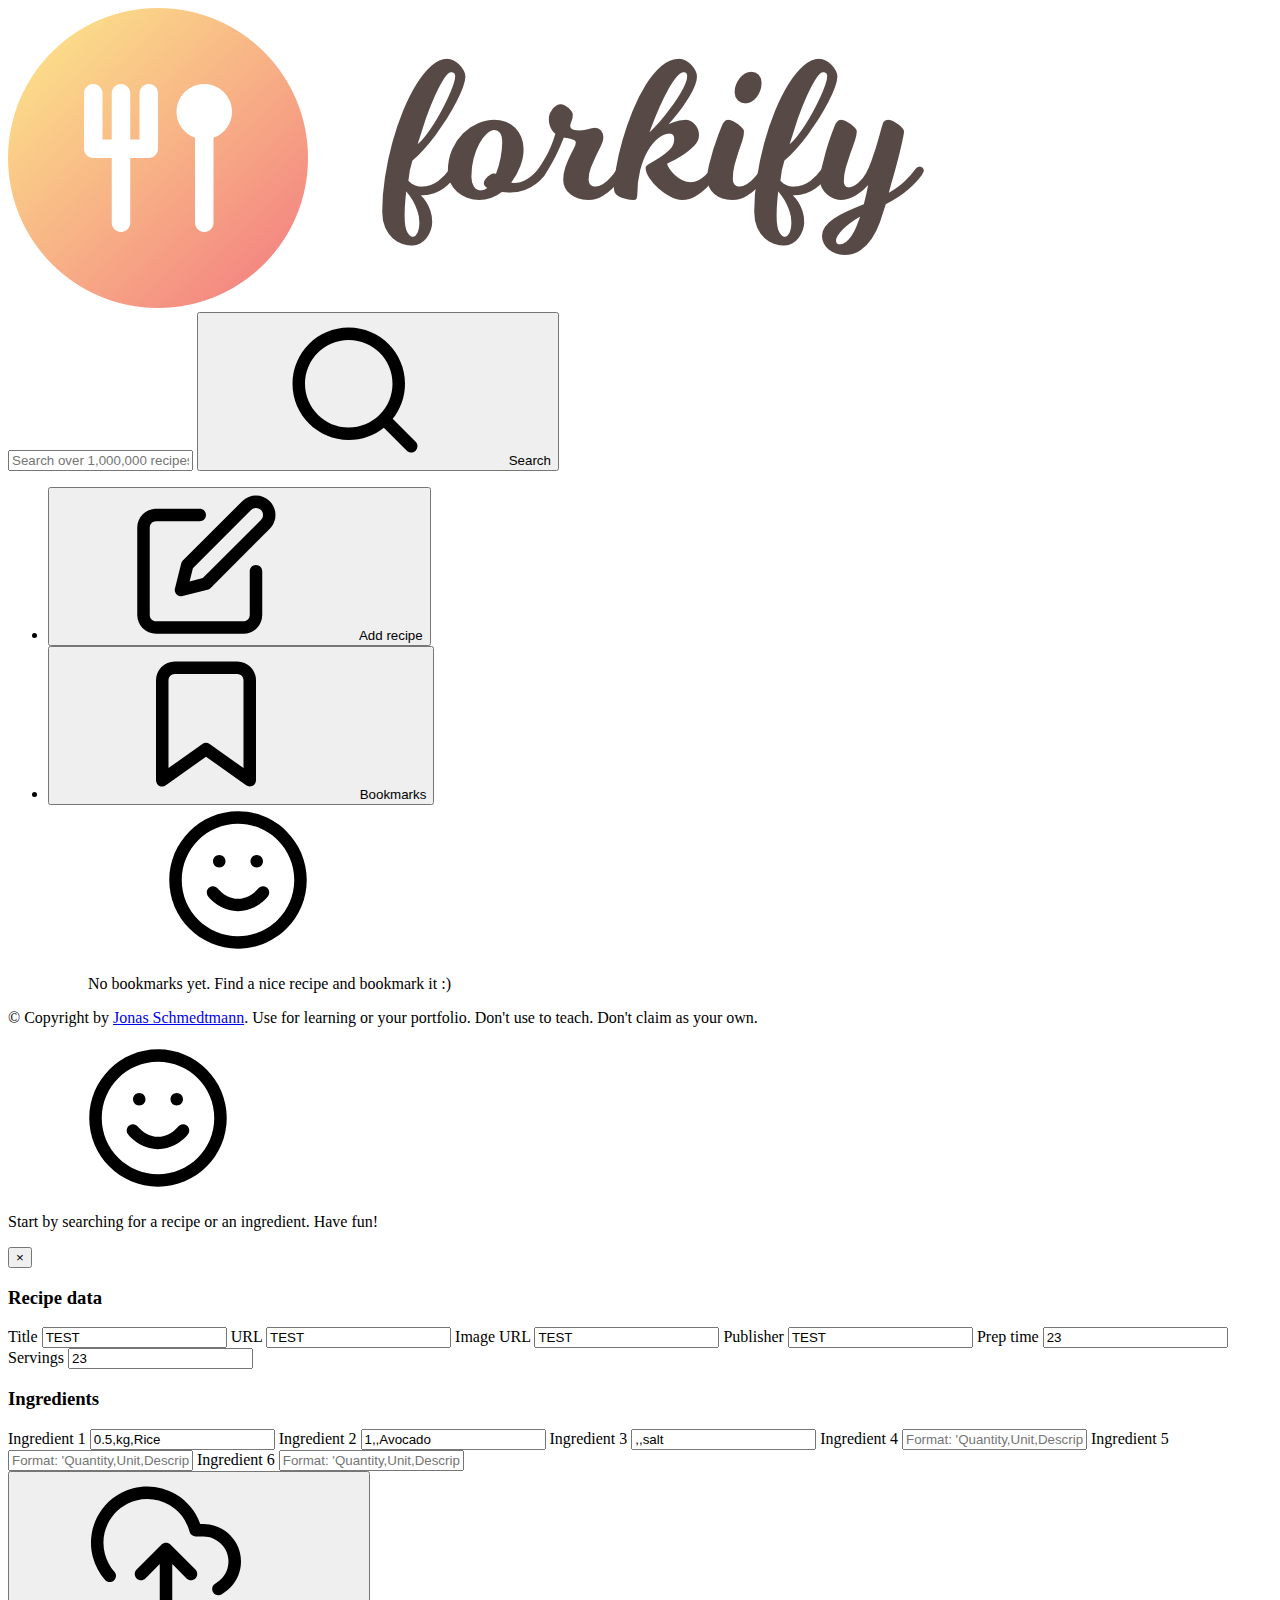
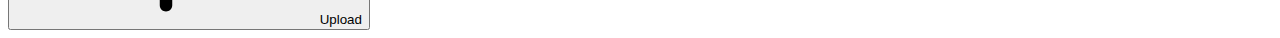
<file: 10_Forkify_Project/index.html>
<!DOCTYPE html>
<html lang="en">
  <head>
    <meta charset="UTF-8" />
    <meta name="viewport" content="width=device-width, initial-scale=1.0" />
    <meta http-equiv="X-UA-Compatible" content="ie=edge" />
    <link
      href="https://fonts.googleapis.com/css?family=Nunito+Sans:400,600,700"
      rel="stylesheet"
    />
    <link rel="shortcut icon" href="src/img/favicon.png" type="image/x-icon" />

    <link rel="stylesheet" href="src/sass/main.scss" />
    <script defer src="src/js/controller.js"></script>

    <title>forkify // Search over 1,000,000 recipes</title>
  </head>

  <body>
    <div class="container">
      <header class="header">
        <img src="src/img/logo.png" alt="Logo" class="header__logo" />
        <form class="search">
          <input
            type="text"
            class="search__field"
            placeholder="Search over 1,000,000 recipes..."
          />
          <button class="btn search__btn">
            <svg class="search__icon">
              <use href="src/img/icons.svg#icon-search"></use>
            </svg>
            <span>Search</span>
          </button>
        </form>

        <nav class="nav">
          <ul class="nav__list">
            <li class="nav__item">
              <button class="nav__btn nav__btn--add-recipe">
                <svg class="nav__icon">
                  <use href="src/img/icons.svg#icon-edit"></use>
                </svg>
                <span>Add recipe</span>
              </button>
            </li>
            <li class="nav__item">
              <button class="nav__btn nav__btn--bookmarks">
                <svg class="nav__icon">
                  <use href="src/img/icons.svg#icon-bookmark"></use>
                </svg>
                <span>Bookmarks</span>
              </button>
              <div class="bookmarks">
                <ul class="bookmarks__list">
                  <div class="message">
                    <div>
                      <svg>
                        <use href="src/img/icons.svg#icon-smile"></use>
                      </svg>
                    </div>
                    <p>
                      No bookmarks yet. Find a nice recipe and bookmark it :)
                    </p>
                  </div>

                  <!-- <li class="preview">
                    <a class="preview__link" href="#23456">
                      <figure class="preview__fig">
                        <img src="src/img/test-1.jpg" alt="Test" />
                      </figure>
                      <div class="preview__data">
                        <h4 class="preview__name">
                          Pasta with Tomato Cream ...
                        </h4>
                        <p class="preview__publisher">The Pioneer Woman</p>
                      </div>
                    </a>
                  </li> -->
                </ul>
              </div>
            </li>
          </ul>
        </nav>
      </header>

      <div class="search-results">
        <ul class="results">
          <!-- 
          <li class="preview">
            <a class="preview__link preview__link--active" href="#23456">
              <figure class="preview__fig">
                <img src="src/img/test-1.jpg" alt="Test" />
              </figure>
              <div class="preview__data">
                <h4 class="preview__title">Pasta with Tomato Cream ...</h4>
                <p class="preview__publisher">The Pioneer Woman</p>
                <div class="preview__user-generated">
                  <svg>
                    <use href="src/img/icons.svg#icon-user"></use>
                  </svg>
                </div>
              </div>
            </a>
          </li>
           -->
        </ul>

        <div class="pagination">
          <!-- <button class="btn--inline pagination__btn--prev">
            <svg class="search__icon">
              <use href="src/img/icons.svg#icon-arrow-left"></use>
            </svg>
            <span>Page 1</span>
          </button>
          <button class="btn--inline pagination__btn--next">
            <span>Page 3</span>
            <svg class="search__icon">
              <use href="src/img/icons.svg#icon-arrow-right"></use>
            </svg>
          </button> -->
        </div>

        <p class="copyright">
          &copy; Copyright by
          <a
            class="twitter-link"
            target="_blank"
            href="https://twitter.com/jonasschmedtman"
            >Jonas Schmedtmann</a
          >. Use for learning or your portfolio. Don't use to teach. Don't claim
          as your own.
        </p>
      </div>

      <div class="recipe">
        <div class="message">
          <div>
            <svg>
              <use href="src/img/icons.svg#icon-smile"></use>
            </svg>
          </div>
          <p>Start by searching for a recipe or an ingredient. Have fun!</p>
        </div>

        <!-- <div class="spinner">
          <svg>
            <use href="src/img/icons.svg#icon-loader"></use>
          </svg>
        </div> -->

        <!-- <div class="error">
            <div>
              <svg>
                <use href="src/img/icons.svg#icon-alert-triangle"></use>
              </svg>
            </div>
            <p>No recipes found for your query. Please try again!</p>
          </div> -->

        <!--
        <figure class="recipe__fig">
          <img src="src/img/test-1.jpg" alt="Tomato" class="recipe__img" />
          <h1 class="recipe__title">
            <span>Pasta with tomato cream sauce</span>
          </h1>
        </figure>

        <div class="recipe__details">
          <div class="recipe__info">
            <svg class="recipe__info-icon">
              <use href="src/img/icons.svg#icon-clock"></use>
            </svg>
            <span class="recipe__info-data recipe__info-data--minutes">45</span>
            <span class="recipe__info-text">minutes</span>
          </div>
          <div class="recipe__info">
            <svg class="recipe__info-icon">
              <use href="src/img/icons.svg#icon-users"></use>
            </svg>
            <span class="recipe__info-data recipe__info-data--people">4</span>
            <span class="recipe__info-text">servings</span>

            <div class="recipe__info-buttons">
              <button class="btn--tiny btn--increase-servings">
                <svg>
                  <use href="src/img/icons.svg#icon-minus-circle"></use>
                </svg>
              </button>
              <button class="btn--tiny btn--increase-servings">
                <svg>
                  <use href="src/img/icons.svg#icon-plus-circle"></use>
                </svg>
              </button>
            </div>
          </div>

          <div class="recipe__user-generated">
            <svg>
              <use href="src/img/icons.svg#icon-user"></use>
            </svg>
          </div>
          <button class="btn--round">
            <svg class="">
              <use href="src/img/icons.svg#icon-bookmark-fill"></use>
            </svg>
          </button>
        </div>

        <div class="recipe__ingredients">
          <h2 class="heading--2">Recipe ingredients</h2>
          <ul class="recipe__ingredient-list">
            <li class="recipe__ingredient">
              <svg class="recipe__icon">
                <use href="src/img/icons.svg#icon-check"></use>
              </svg>
              <div class="recipe__quantity">1000</div>
              <div class="recipe__description">
                <span class="recipe__unit">g</span>
                pasta
              </div>
            </li>

            <li class="recipe__ingredient">
              <svg class="recipe__icon">
                <use href="src/img/icons.svg#icon-check"></use>
              </svg>
              <div class="recipe__quantity">0.5</div>
              <div class="recipe__description">
                <span class="recipe__unit">cup</span>
                ricotta cheese
              </div>
            </li>
          </ul>
        </div>

        <div class="recipe__directions">
          <h2 class="heading--2">How to cook it</h2>
          <p class="recipe__directions-text">
            This recipe was carefully designed and tested by
            <span class="recipe__publisher">The Pioneer Woman</span>. Please check out
            directions at their website.
          </p>
          <a
            class="btn--small recipe__btn"
            href="http://thepioneerwoman.com/cooking/pasta-with-tomato-cream-sauce/"
            target="_blank"
          >
            <span>Directions</span>
            <svg class="search__icon">
              <use href="src/img/icons.svg#icon-arrow-right"></use>
            </svg>
          </a>
        </div>
        -->
      </div>
    </div>

    <div class="overlay hidden"></div>
    <div class="add-recipe-window hidden">
      <button class="btn--close-modal">&times;</button>
      <form class="upload">
        <div class="upload__column">
          <h3 class="upload__heading">Recipe data</h3>
          <label>Title</label>
          <input value="TEST" required name="title" type="text" />
          <label>URL</label>
          <input value="TEST" required name="sourceUrl" type="text" />
          <label>Image URL</label>
          <input value="TEST" required name="image" type="text" />
          <label>Publisher</label>
          <input value="TEST" required name="publisher" type="text" />
          <label>Prep time</label>
          <input value="23" required name="cookingTime" type="number" />
          <label>Servings</label>
          <input value="23" required name="servings" type="number" />
        </div>

        <div class="upload__column">
          <h3 class="upload__heading">Ingredients</h3>
          <label>Ingredient 1</label>
          <input
            value="0.5,kg,Rice"
            type="text"
            required
            name="ingredient-1"
            placeholder="Format: 'Quantity,Unit,Description'"
          />
          <label>Ingredient 2</label>
          <input
            value="1,,Avocado"
            type="text"
            name="ingredient-2"
            placeholder="Format: 'Quantity,Unit,Description'"
          />
          <label>Ingredient 3</label>
          <input
            value=",,salt"
            type="text"
            name="ingredient-3"
            placeholder="Format: 'Quantity,Unit,Description'"
          />
          <label>Ingredient 4</label>
          <input
            type="text"
            name="ingredient-4"
            placeholder="Format: 'Quantity,Unit,Description'"
          />
          <label>Ingredient 5</label>
          <input
            type="text"
            name="ingredient-5"
            placeholder="Format: 'Quantity,Unit,Description'"
          />
          <label>Ingredient 6</label>
          <input
            type="text"
            name="ingredient-6"
            placeholder="Format: 'Quantity,Unit,Description'"
          />
        </div>

        <button class="btn upload__btn">
          <svg>
            <use href="src/img/icons.svg#icon-upload-cloud"></use>
          </svg>
          <span>Upload</span>
        </button>
      </form>
    </div>
  </body>
</html>
</file>
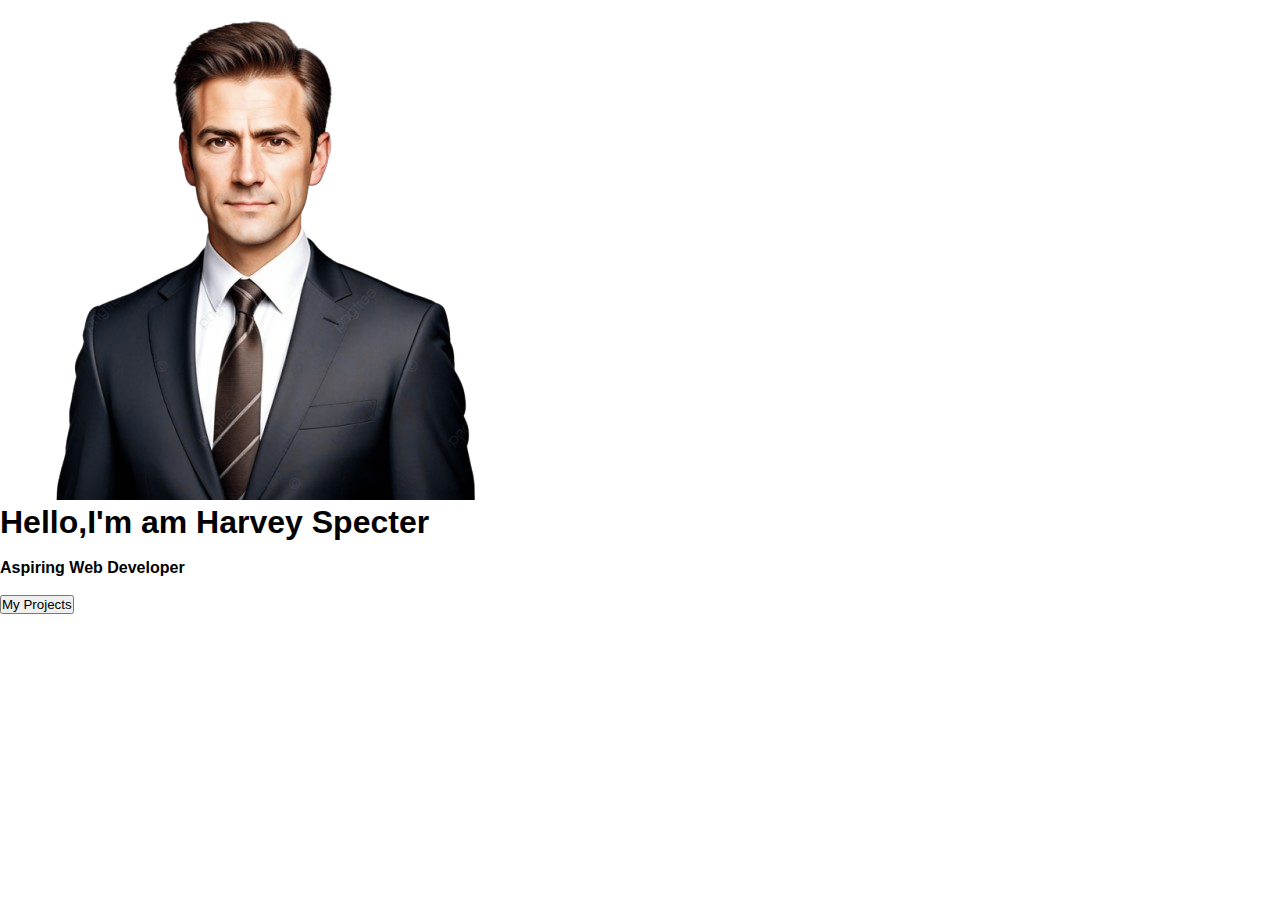
<file: 1_Personal_Webpage/index.html>
<!DOCTYPE html>
<html lang="en">
<head>
    <meta charset="UTF-8">
    <meta name="viewport" content="width=device-width, initial-scale=1.0">
    <title>Personal Webpage</title>
    <link rel="stylesheet" href="style.css">
</head>
<body>
    <header>
        <img src="profile-removebg-preview.png" class="image" alt="Harvey Specter">
        <h1>Hello,<strong>I'm am Harvey Specter</strong></h1><br>
        <h4>Aspiring Web Developer</h4><br>
        <button class="my-project-button">My Projects</button>
    </header>
    <main>

    </main>
    <footer>

    </footer>
</body>
</html>
</file>
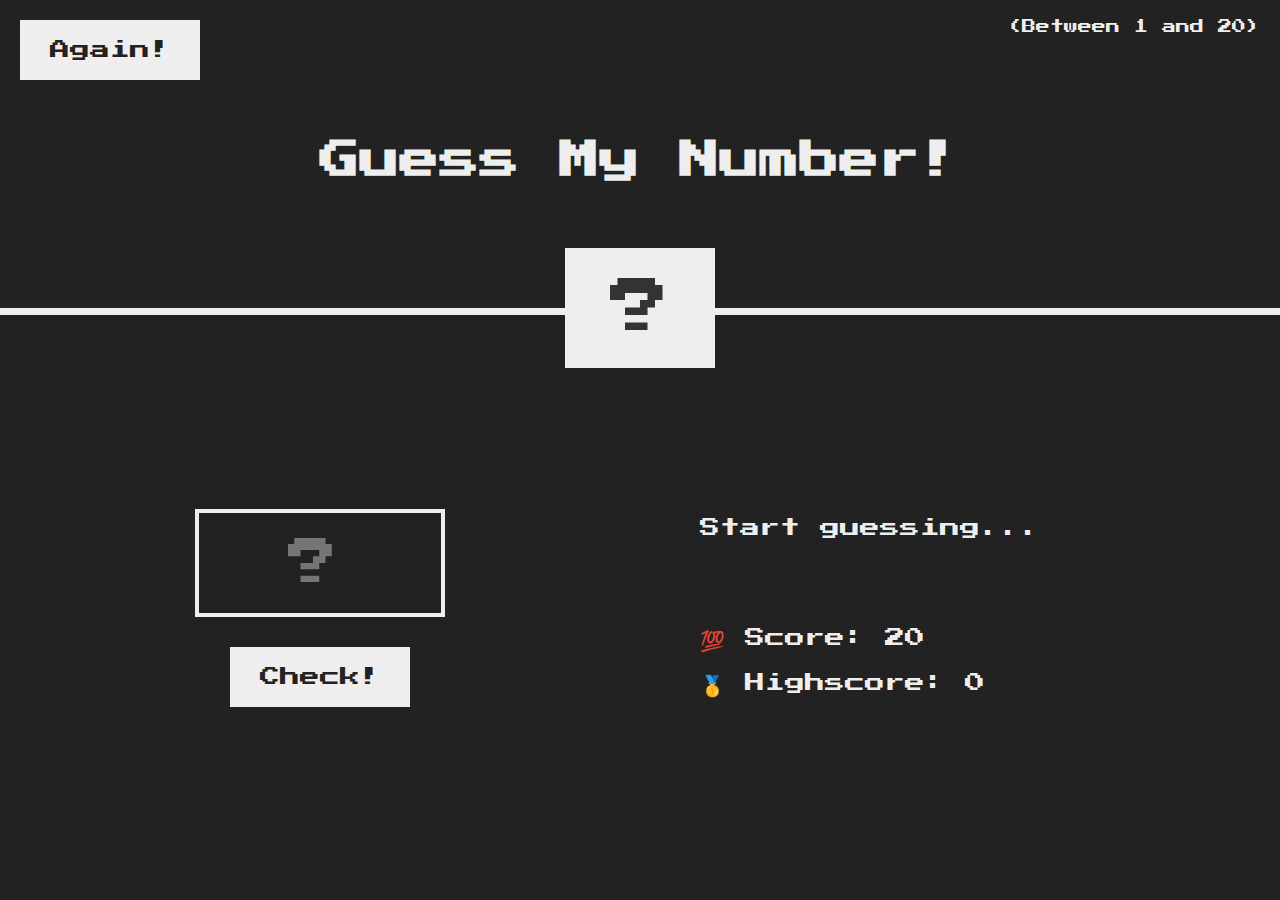
<file: 3_Retro_GuessMyName/index.html>
<!DOCTYPE html>
<html lang="en">
  <head>
    <meta charset="UTF-8" />
    <meta name="viewport" content="width=device-width, initial-scale=1.0" />
    <meta http-equiv="X-UA-Compatible" content="ie=edge" />
    <link rel="stylesheet" href="style.css" />
    <title>Guess My Number!</title>
  </head>
  <body>
    <header>
      <h1>Guess My Number!</h1>
      <p id="top-right" class="between">(Between 1 and 20)</p>
      <button class="btn again">Again!</button>
      <div class="number">?</div>
    </header>
    <main>
      <section class="left">
        <input type="number" class="guess" placeholder="?" aria-label="Enter your guess" title="Enter your guess" />
        <button class="btn check">Check!</button>
      </section>
      <section class="right">
        <p class="message">Start guessing...</p>
        <p class="label-score">💯 Score: <span class="score">20</span></p>
        <p class="label-highscore">
          🥇 Highscore: <span class="highscore">0</span>
        </p>
      </section>
    </main>
    <script src="script.js"></script>
  </body>
</html>
</file>
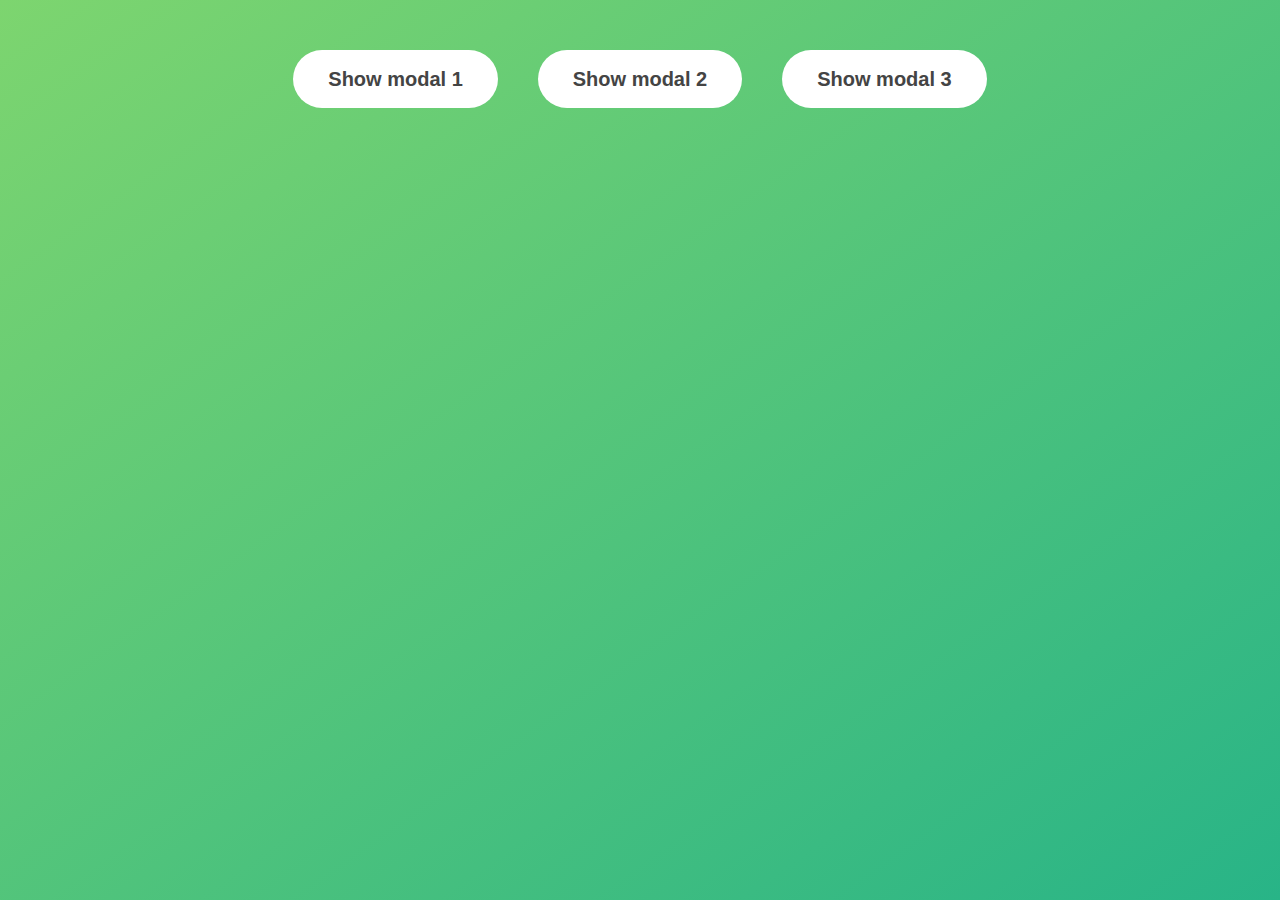
<file: 4_Modal_Window/index.html>
<!DOCTYPE html>
<html lang="en">
  <head>
    <meta charset="UTF-8" />
    <meta name="viewport" content="width=device-width, initial-scale=1.0" />
    <meta http-equiv="X-UA-Compatible" content="ie=edge" />
    <title>Modal window</title>
    <link rel="stylesheet" href="style.css">
    <link rel="icon" type="image/png" sizes="32x32" href="windows.png">
  </head>
  <body>
    <button class="show-modal">Show modal 1</button>
    <button class="show-modal">Show modal 2</button>
    <button class="show-modal">Show modal 3</button>

    <div class="modal hidden">
      <button class="close-modal">&times;</button>
      <h1>I'm a modal window 😍</h1>
      <p>
        Lorem ipsum dolor sit amet, consectetur adipisicing elit, sed do eiusmod
        tempor incididunt ut labore et dolore magna aliqua. Ut enim ad minim
        veniam, quis nostrud exercitation ullamco laboris nisi ut aliquip ex ea
        commodo consequat. Duis aute irure dolor in reprehenderit in voluptate
        velit esse cillum dolore eu fugiat nulla pariatur. Excepteur sint
        occaecat cupidatat non proident, sunt in culpa qui officia deserunt
        mollit anim id est laborum.
      </p>
    </div>
    <div class="overlay hidden"></div>

    <script src="script.js"></script>
  </body>
</html>
</file>
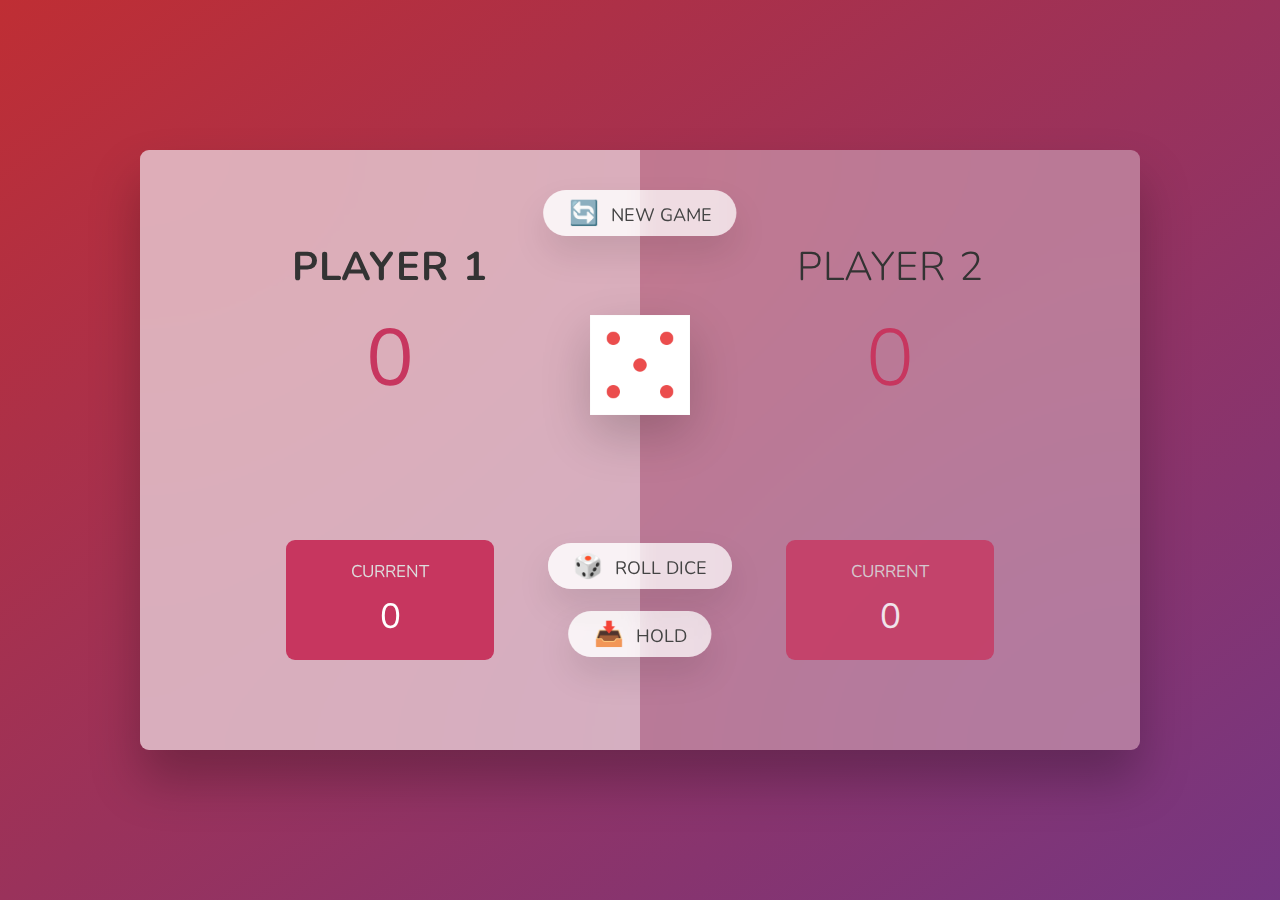
<file: 5_Pig_Game/index.html>
<!DOCTYPE html>
<html lang="en">
  <head>
    <meta charset="UTF-8" />
    <meta name="viewport" content="width=device-width, initial-scale=1.0" />
    <meta http-equiv="X-UA-Compatible" content="ie=edge" />
    <link rel="stylesheet" href="style.css" />
    <link rel="icon" type="image/png" sizes="32x32" href="pig.png" />
    <title>Pig Game</title>
  </head>
  <body>
    <main>
      <section class="player player--0 player--active">
        <h2 class="name" id="name--0">Player 1</h2>
        <p class="score" id="score--0">43</p>
        <div class="current">
          <p class="current-label">Current</p>
          <p class="current-score" id="current--0">0</p>
        </div>
      </section>
      <section class="player player--1">
        <h2 class="name" id="name--1">Player 2</h2>
        <p class="score" id="score--1">24</p>
        <div class="current">
          <p class="current-label">Current</p>
          <p class="current-score" id="current--1">0</p>
        </div>
      </section>

      <img src="dice-5.png" alt="Playing dice" class="dice" />
      <button class="btn btn--new">🔄 New game</button>
      <button class="btn btn--roll">🎲 Roll dice</button>
      <button class="btn btn--hold">📥 Hold</button>
    </main>
    <script src="script.js"></script>
  </body>
</html>
</file>
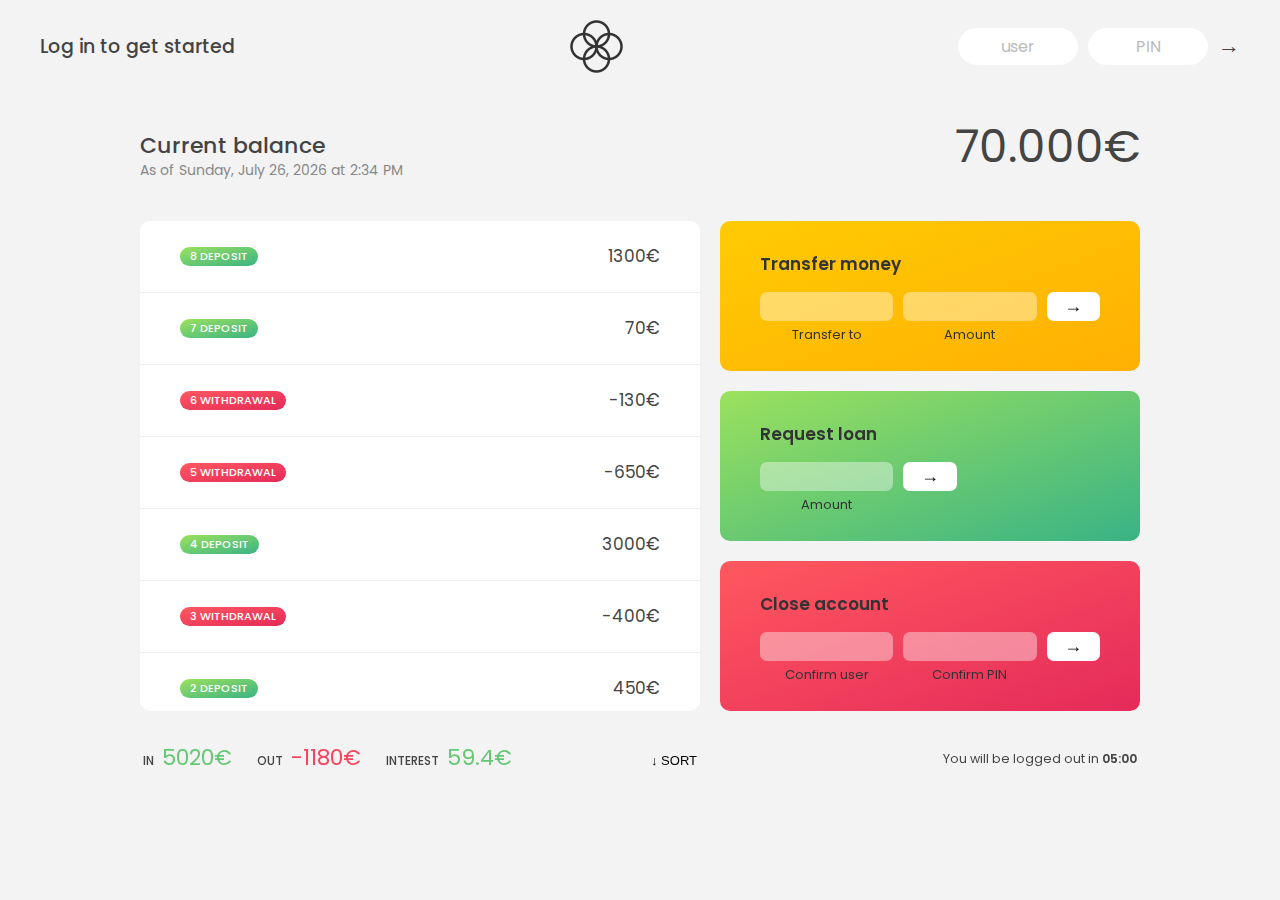
<file: 6_Array_Bankist/index.html>
<!DOCTYPE html>
<html lang="en">
  <head>
    <meta charset="UTF-8" />
    <meta name="viewport" content="width=device-width, initial-scale=1.0" />
    <meta http-equiv="X-UA-Compatible" content="ie=edge" />
    <link rel="icon" type="icon" href="icon.png" />

    <link
      href="https://fonts.googleapis.com/css?family=Poppins:400,500,600&display=swap"
      rel="stylesheet"
    />

    <link rel="stylesheet" href="style.css" />
    <title>Bankist</title>
  </head>
  <body>
    <!-- TOP NAVIGATION -->
    <nav>
      <p class="welcome">Log in to get started</p>
      <img src="logo.png" alt="Logo" class="logo" />
      <form class="login">
        <input
          type="text"
          placeholder="user"
          class="login__input login__input--user"
        />
        <!-- In practice, use type="password" -->
        <input
          type="password"
          placeholder="PIN"
          maxlength="4"
          class="login__input login__input--pin"
        />
        <button class="login__btn">&rarr;</button>
      </form>
    </nav>

    <main class="app">
      <!-- BALANCE -->
      <div class="balance">
        <div>
          <p class="balance__label">Current balance</p>
          <p class="balance__date">
            As of <span class="date">05/03/2037</span>
          </p>
        </div>
        <p class="balance__value">0000€</p>
      </div>

      <!-- MOVEMENTS -->
      <div class="movements">
        <div class="movements__row">
          <div class="movements__type movements__type--deposit">2 deposit</div>
          <div class="movements__date">3 days ago</div>
          <div class="movements__value">4 000€</div>
        </div>
        <div class="movements__row">
          <div class="movements__type movements__type--withdrawal">
            1 withdrawal
          </div>
          <div class="movements__date">24/01/2037</div>
          <div class="movements__value">-378€</div>
        </div>
      </div>

      <!-- SUMMARY -->
      <div class="summary">
        <p class="summary__label">In</p>
        <p class="summary__value summary__value--in">0000€</p>
        <p class="summary__label">Out</p>
        <p class="summary__value summary__value--out">0000€</p>
        <p class="summary__label">Interest</p>
        <p class="summary__value summary__value--interest">0000€</p>
        <button class="btn--sort">&downarrow; SORT</button>
      </div>

      <!-- OPERATION: TRANSFERS -->
      <div class="operation operation--transfer">
        <h2>Transfer money</h2>
        <form class="form form--transfer">
          <input type="text" class="form__input form__input--to" aria-label="form_input"/>
          <input type="number" class="form__input form__input--amount" aria-label="form input"/>
          <button class="form__btn form__btn--transfer">&rarr;</button>
          <label class="form__label">Transfer to</label>
          <label class="form__label">Amount</label>
        </form>
      </div>

      <!-- OPERATION: LOAN -->
      <div class="operation operation--loan">
        <h2>Request loan</h2>
        <form class="form form--loan">
          <input type="number" class="form__input form__input--loan-amount" aria-label="form input"/>
          <button class="form__btn form__btn--loan">&rarr;</button>
          <label class="form__label form__label--loan">Amount</label>
        </form>
      </div>

      <!-- OPERATION: CLOSE -->
      <div class="operation operation--close">
        <h2>Close account</h2>
        <form class="form form--close">
          <input type="text" class="form__input form__input--user" aria-label="form input"/>
          <input
            type="password"
            maxlength="6"
            class="form__input form__input--pin"
            aria-label="form input"
          />
          <button class="form__btn form__btn--close">&rarr;</button>
          <label class="form__label">Confirm user</label>
          <label class="form__label">Confirm PIN</label>
        </form>
      </div>

      <!-- LOGOUT TIMER -->
      <p class="logout-timer">
        You will be logged out in <span class="timer">05:00</span>
      </p>
    </main>

    <!-- <footer>
      &copy; by Jonas Schmedtmann. Don't claim as your own :)
    </footer> -->

    <script src="script.js"></script>
  </body>
</html>
</file>
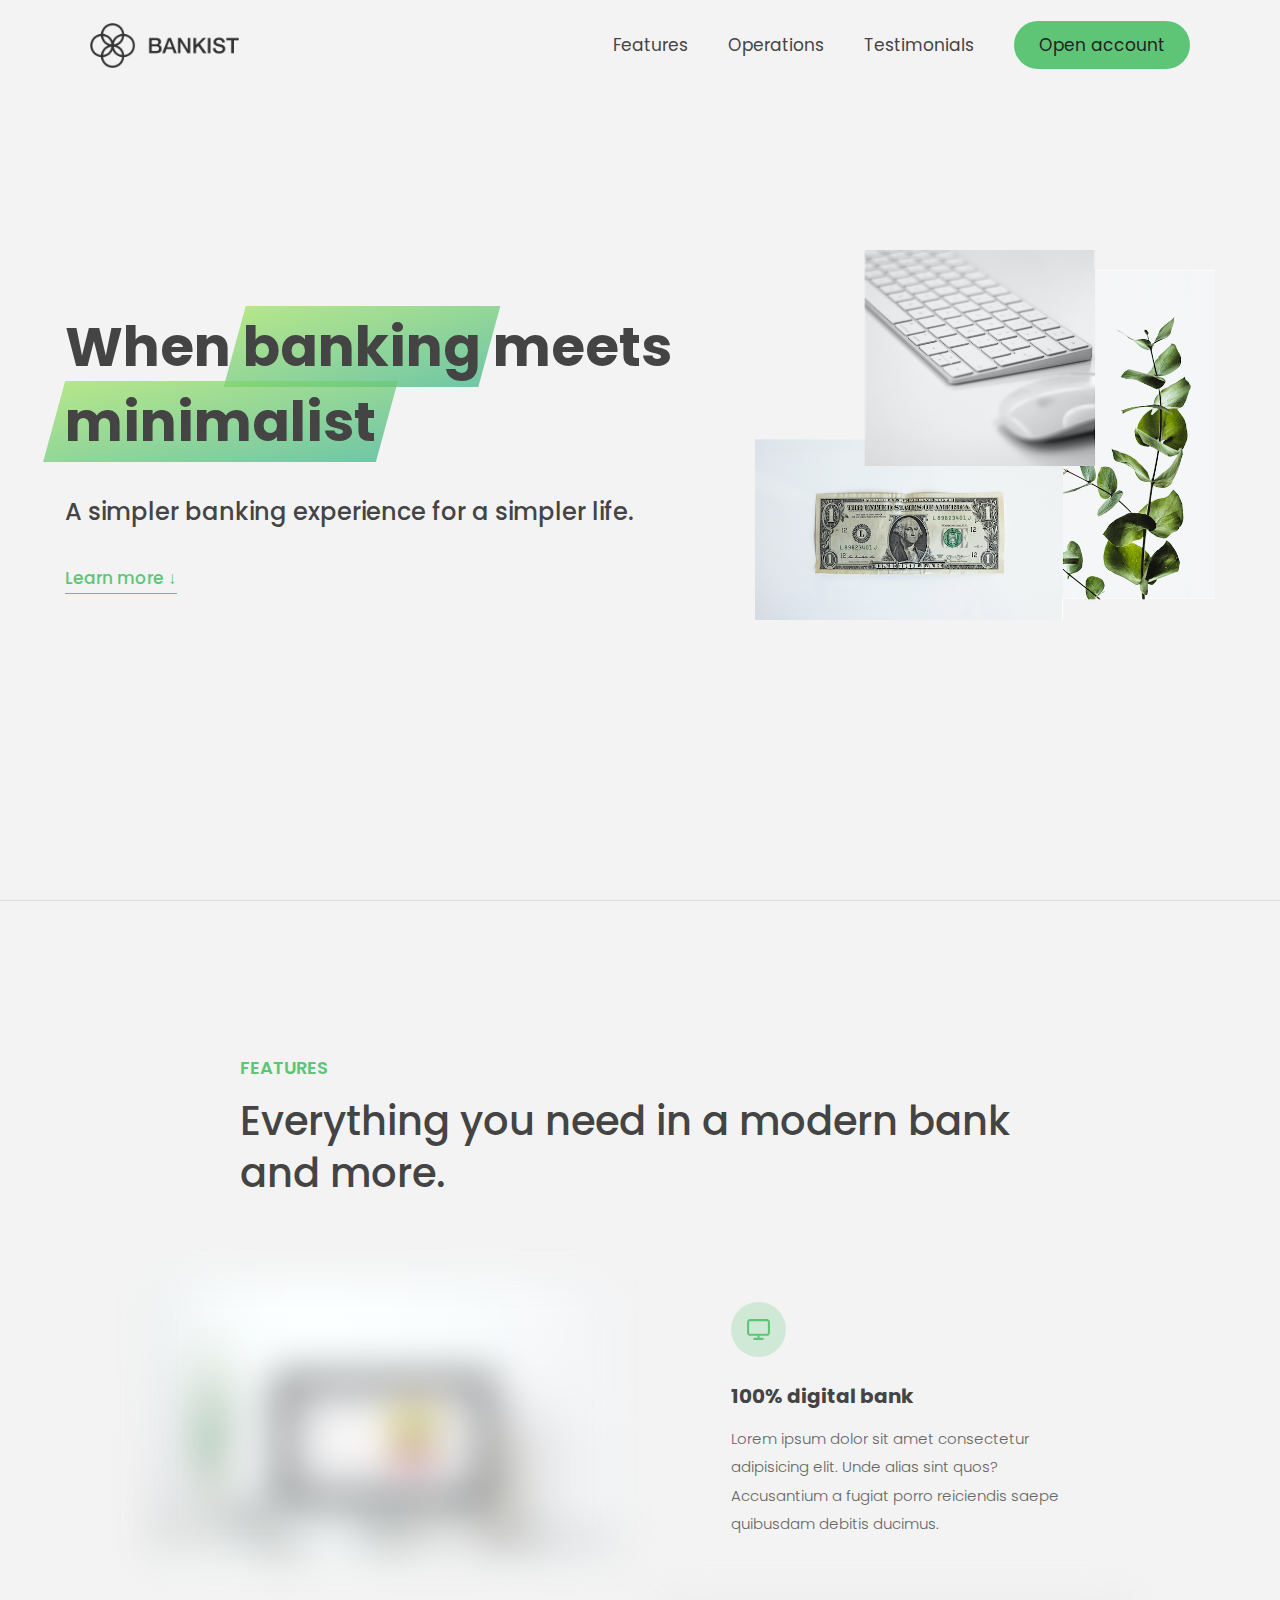
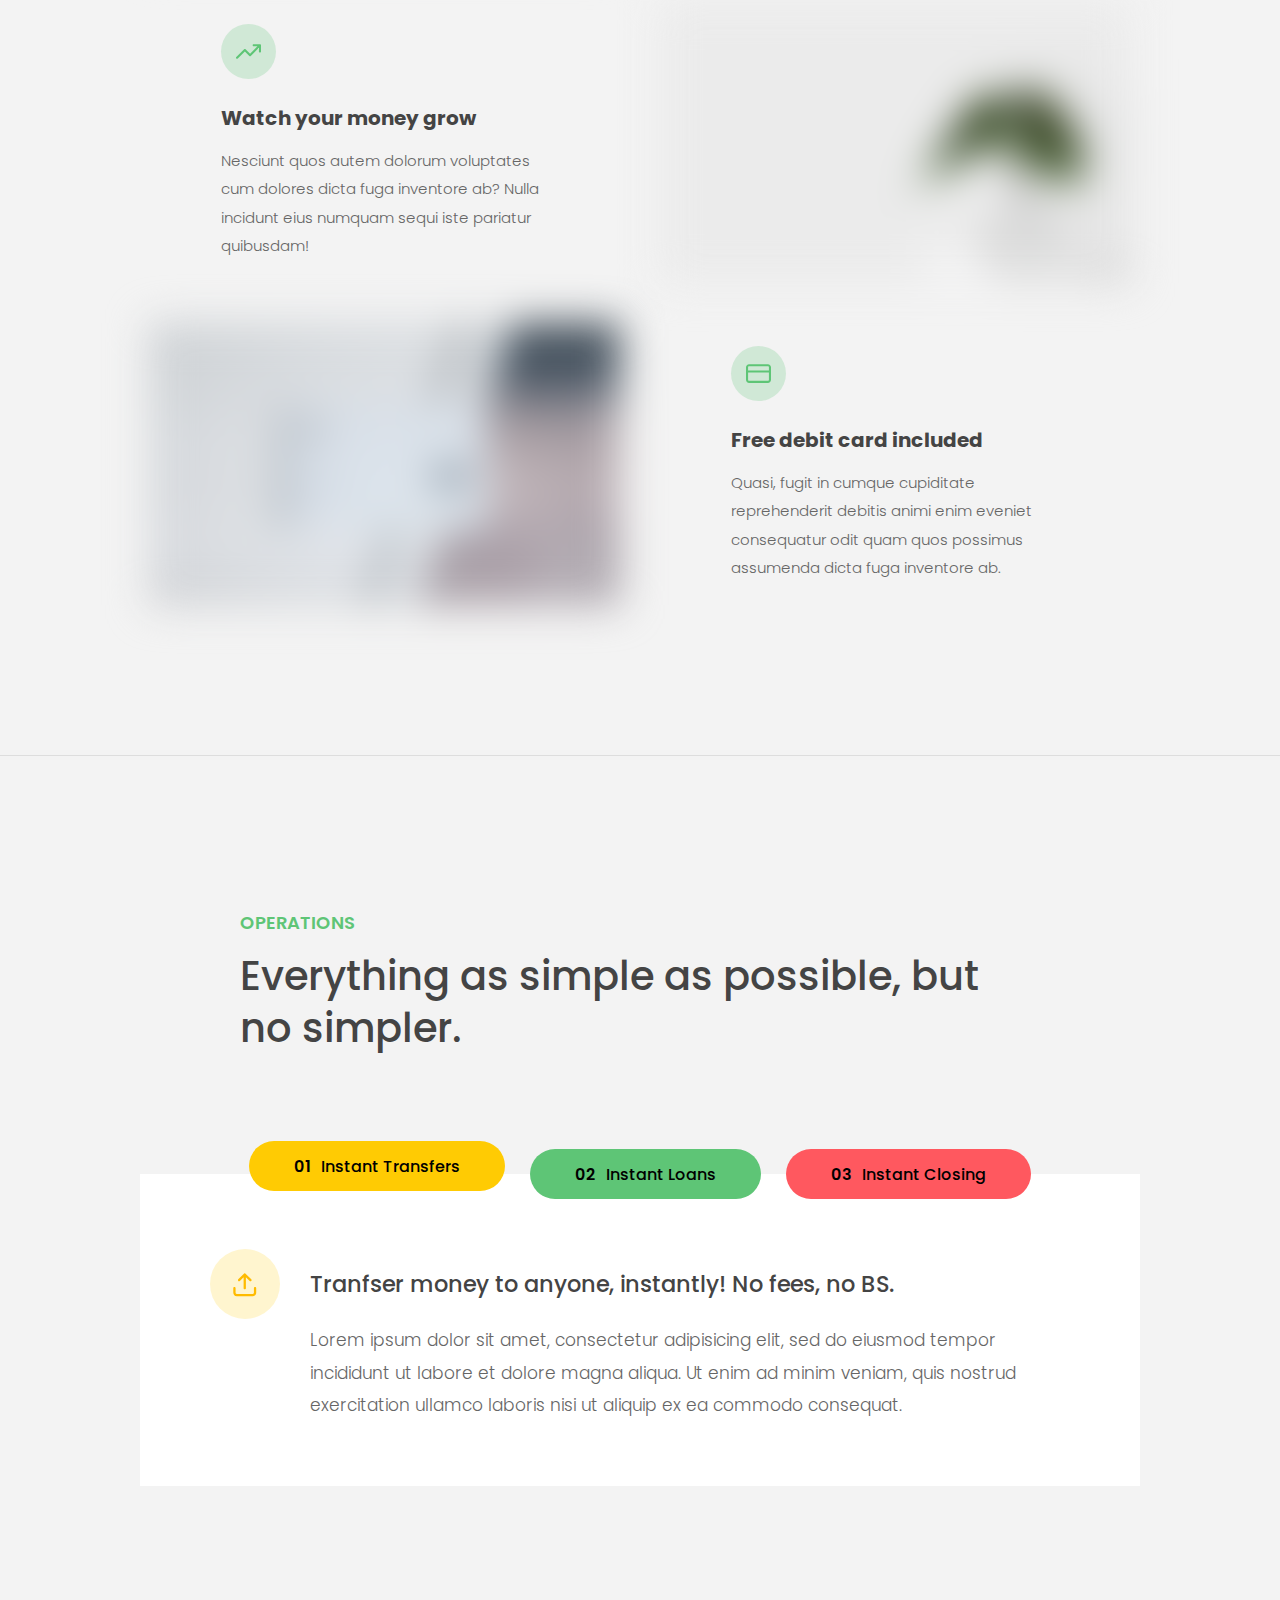
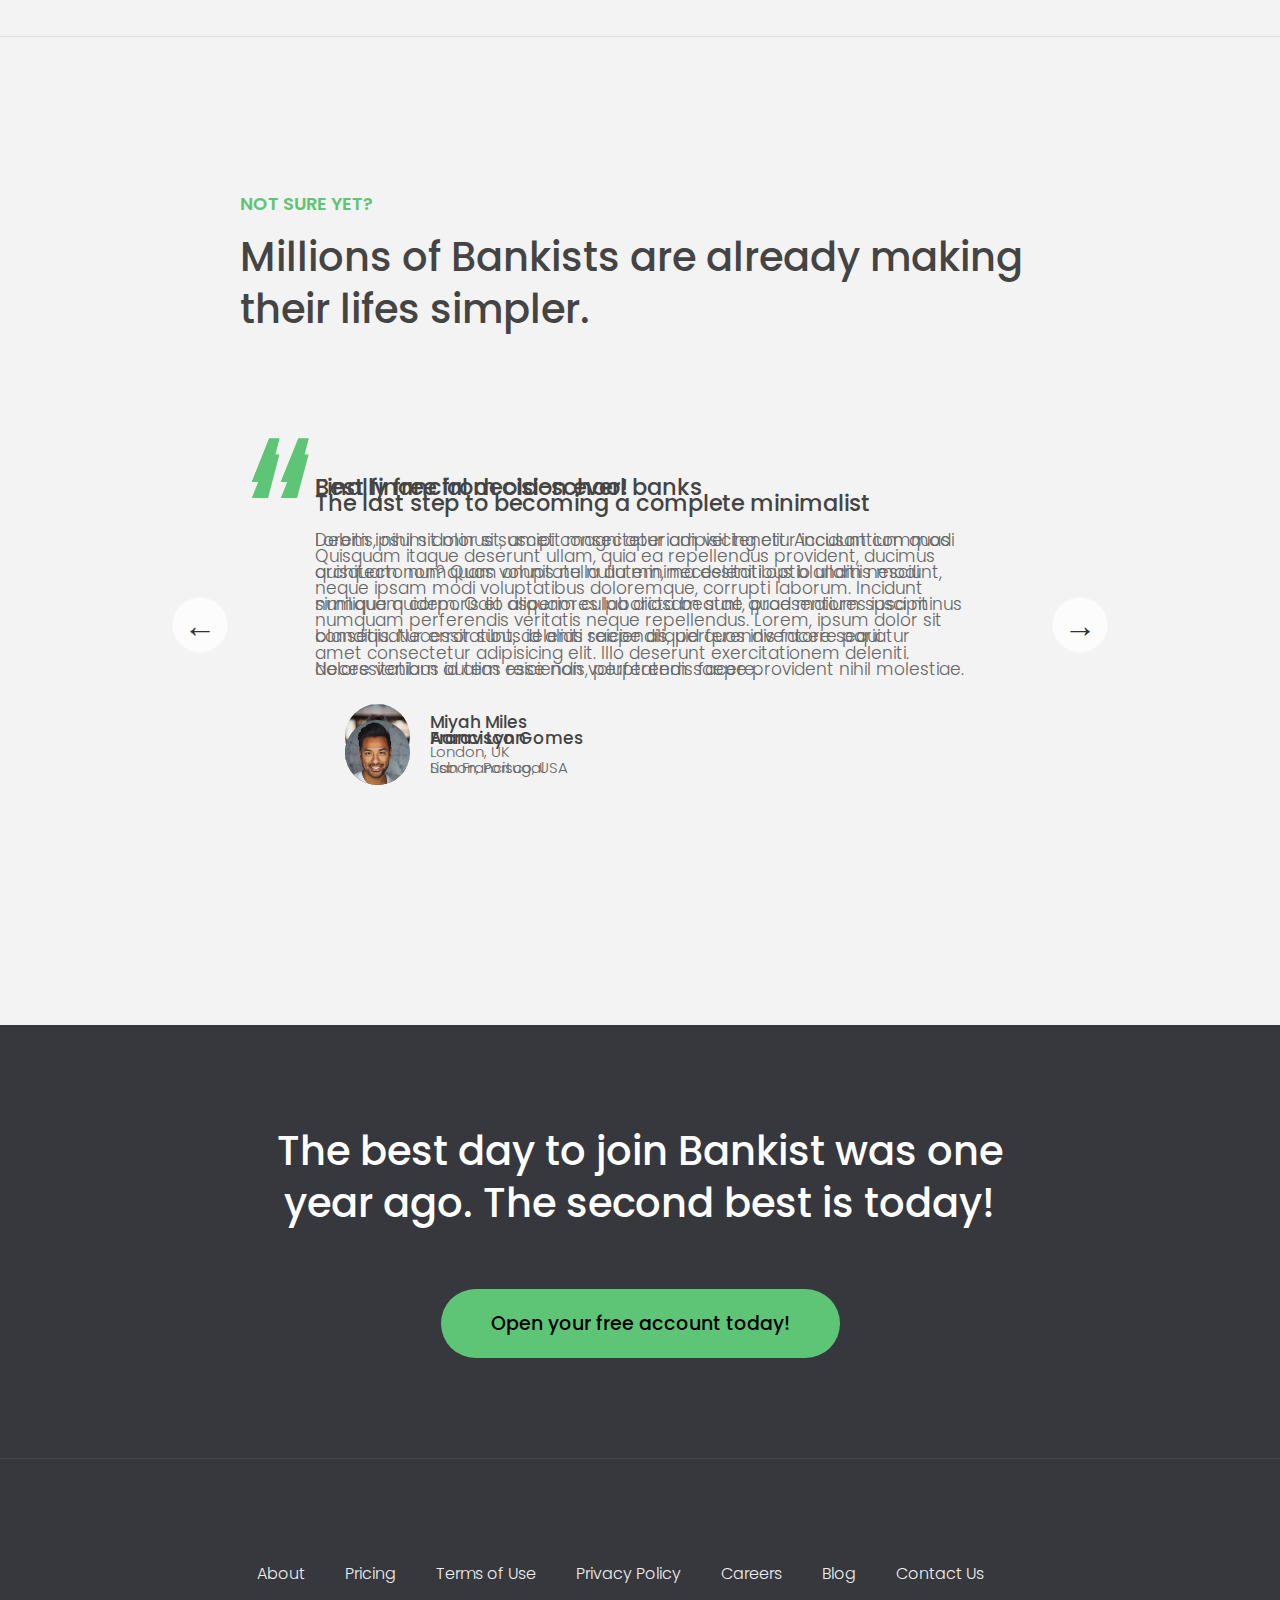
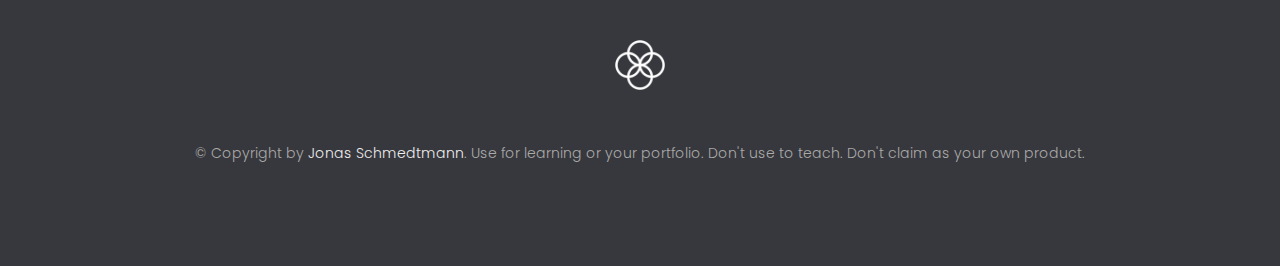
<file: 7_Bankist_Project/index.html>
<!DOCTYPE html>
<html lang="en">
  <head>
    <meta charset="UTF-8" />
    <meta name="viewport" content="width=device-width, initial-scale=1.0" />
    <meta http-equiv="X-UA-Compatible" content="ie=edge" />
    <link rel="shortcut icon" type="image/png" href="img/icon.png" />

    <link
      href="https://fonts.googleapis.com/css?family=Poppins:300,400,500,600&display=swap"
      rel="stylesheet"
    />
    <link rel="stylesheet" href="style.css" />
    <title>Bankist | When Banking meets Minimalist</title>
  </head>
  <body>
    <header class="header">
      <nav class="nav">
        <img
          src="img/logo.png"
          alt="Bankist logo"
          class="nav__logo"
          id="logo"
        />
        <ul class="nav__links">
          <li class="nav__item">
            <a class="nav__link" href="#section--1">Features</a>
          </li>
          <li class="nav__item">
            <a class="nav__link" href="#section--2">Operations</a>
          </li>
          <li class="nav__item">
            <a class="nav__link" href="#section--3">Testimonials</a>
          </li>
          <li class="nav__item">
            <a class="nav__link nav__link--btn btn--show-modal" href="#"
              >Open account</a
            >
          </li>
        </ul>
      </nav>

      <div class="header__title">
        <h1>
          When
          <!-- Green highlight effect -->
          <span class="highlight">banking</span>
          meets<br />
          <span class="highlight">minimalist</span>
        </h1>
        <h4>A simpler banking experience for a simpler life.</h4>
        <button class="btn--text btn--scroll-to">Learn more &DownArrow;</button>
        <img
          src="img/hero.png"
          class="header__img"
          alt="Minimalist bank items"
        />
      </div>
    </header>

    <section class="section" id="section--1">
      <div class="section__title">
        <h2 class="section__description">Features</h2>
        <h3 class="section__header">
          Everything you need in a modern bank and more.
        </h3>
      </div>

      <div class="features">
        <img
          src="img/digital-lazy.jpg"
          data-src="img/digital.jpg"
          alt="Computer"
          class="features__img lazy-img"
        />
        <div class="features__feature">
          <div class="features__icon">
            <svg>
              <use xlink:href="img/icons.svg#icon-monitor"></use>
            </svg>
          </div>
          <h5 class="features__header">100% digital bank</h5>
          <p>
            Lorem ipsum dolor sit amet consectetur adipisicing elit. Unde alias
            sint quos? Accusantium a fugiat porro reiciendis saepe quibusdam
            debitis ducimus.
          </p>
        </div>

        <div class="features__feature">
          <div class="features__icon">
            <svg>
              <use xlink:href="img/icons.svg#icon-trending-up"></use>
            </svg>
          </div>
          <h5 class="features__header">Watch your money grow</h5>
          <p>
            Nesciunt quos autem dolorum voluptates cum dolores dicta fuga
            inventore ab? Nulla incidunt eius numquam sequi iste pariatur
            quibusdam!
          </p>
        </div>
        <img
          src="img/grow-lazy.jpg"
          data-src="img/grow.jpg"
          alt="Plant"
          class="features__img lazy-img"
        />

        <img
          src="img/card-lazy.jpg"
          data-src="img/card.jpg"
          alt="Credit card"
          class="features__img lazy-img"
        />
        <div class="features__feature">
          <div class="features__icon">
            <svg>
              <use xlink:href="img/icons.svg#icon-credit-card"></use>
            </svg>
          </div>
          <h5 class="features__header">Free debit card included</h5>
          <p>
            Quasi, fugit in cumque cupiditate reprehenderit debitis animi enim
            eveniet consequatur odit quam quos possimus assumenda dicta fuga
            inventore ab.
          </p>
        </div>
      </div>
    </section>

    <section class="section" id="section--2">
      <div class="section__title">
        <h2 class="section__description">Operations</h2>
        <h3 class="section__header">
          Everything as simple as possible, but no simpler.
        </h3>
      </div>

      <div class="operations">
        <div class="operations__tab-container">
          <button
            class="btn operations__tab operations__tab--1 operations__tab--active"
            data-tab="1"
          >
            <span>01</span>Instant Transfers
          </button>
          <button class="btn operations__tab operations__tab--2" data-tab="2">
            <span>02</span>Instant Loans
          </button>
          <button class="btn operations__tab operations__tab--3" data-tab="3">
            <span>03</span>Instant Closing
          </button>
        </div>
        <div
          class="operations__content operations__content--1 operations__content--active"
        >
          <div class="operations__icon operations__icon--1">
            <svg>
              <use xlink:href="img/icons.svg#icon-upload"></use>
            </svg>
          </div>
          <h5 class="operations__header">
            Tranfser money to anyone, instantly! No fees, no BS.
          </h5>
          <p>
            Lorem ipsum dolor sit amet, consectetur adipisicing elit, sed do
            eiusmod tempor incididunt ut labore et dolore magna aliqua. Ut enim
            ad minim veniam, quis nostrud exercitation ullamco laboris nisi ut
            aliquip ex ea commodo consequat.
          </p>
        </div>

        <div class="operations__content operations__content--2">
          <div class="operations__icon operations__icon--2">
            <svg>
              <use xlink:href="img/icons.svg#icon-home"></use>
            </svg>
          </div>
          <h5 class="operations__header">
            Buy a home or make your dreams come true, with instant loans.
          </h5>
          <p>
            Duis aute irure dolor in reprehenderit in voluptate velit esse
            cillum dolore eu fugiat nulla pariatur. Excepteur sint occaecat
            cupidatat non proident, sunt in culpa qui officia deserunt mollit
            anim id est laborum.
          </p>
        </div>
        <div class="operations__content operations__content--3">
          <div class="operations__icon operations__icon--3">
            <svg>
              <use xlink:href="img/icons.svg#icon-user-x"></use>
            </svg>
          </div>
          <h5 class="operations__header">
            No longer need your account? No problem! Close it instantly.
          </h5>
          <p>
            Excepteur sint occaecat cupidatat non proident, sunt in culpa qui
            officia deserunt mollit anim id est laborum. Ut enim ad minim
            veniam, quis nostrud exercitation ullamco laboris nisi ut aliquip ex
            ea commodo consequat.
          </p>
        </div>
      </div>
    </section>

    <section class="section" id="section--3">
      <div class="section__title section__title--testimonials">
        <h2 class="section__description">Not sure yet?</h2>
        <h3 class="section__header">
          Millions of Bankists are already making their lifes simpler.
        </h3>
      </div>

      <div class="slider">
        <div class="slide slide--1">
          <div class="testimonial">
            <h5 class="testimonial__header">Best financial decision ever!</h5>
            <blockquote class="testimonial__text">
              Lorem ipsum dolor sit, amet consectetur adipisicing elit.
              Accusantium quas quisquam non? Quas voluptate nulla minima
              deleniti optio ullam nesciunt, numquam corporis et asperiores
              laboriosam sunt, praesentium suscipit blanditiis. Necessitatibus
              id alias reiciendis, perferendis facere pariatur dolore veniam
              autem esse non voluptatem saepe provident nihil molestiae.
            </blockquote>
            <address class="testimonial__author">
              <img src="img/user-1.jpg" alt="" class="testimonial__photo" />
              <h6 class="testimonial__name">Aarav Lynn</h6>
              <p class="testimonial__location">San Francisco, USA</p>
            </address>
          </div>
        </div>

        <div class="slide slide--2">
          <div class="testimonial">
            <h5 class="testimonial__header">
              The last step to becoming a complete minimalist
            </h5>
            <blockquote class="testimonial__text">
              Quisquam itaque deserunt ullam, quia ea repellendus provident,
              ducimus neque ipsam modi voluptatibus doloremque, corrupti
              laborum. Incidunt numquam perferendis veritatis neque repellendus.
              Lorem, ipsum dolor sit amet consectetur adipisicing elit. Illo
              deserunt exercitationem deleniti.
            </blockquote>
            <address class="testimonial__author">
              <img src="img/user-2.jpg" alt="" class="testimonial__photo" />
              <h6 class="testimonial__name">Miyah Miles</h6>
              <p class="testimonial__location">London, UK</p>
            </address>
          </div>
        </div>

        <div class="slide slide--3">
          <div class="testimonial">
            <h5 class="testimonial__header">
              Finally free from old-school banks
            </h5>
            <blockquote class="testimonial__text">
              Debitis, nihil sit minus suscipit magni aperiam vel tenetur
              incidunt commodi architecto numquam omnis nulla autem,
              necessitatibus blanditiis modi similique quidem. Odio aliquam
              culpa dicta beatae quod maiores ipsa minus consequatur error sunt,
              deleniti saepe aliquid quos inventore sequi. Necessitatibus id
              alias reiciendis, perferendis facere.
            </blockquote>
            <address class="testimonial__author">
              <img src="img/user-3.jpg" alt="" class="testimonial__photo" />
              <h6 class="testimonial__name">Francisco Gomes</h6>
              <p class="testimonial__location">Lisbon, Portugal</p>
            </address>
          </div>
        </div>

        <!-- <div class="slide"><img src="img/img-1.jpg" alt="Photo 1" /></div>
        <div class="slide"><img src="img/img-2.jpg" alt="Photo 2" /></div>
        <div class="slide"><img src="img/img-3.jpg" alt="Photo 3" /></div>
        <div class="slide"><img src="img/img-4.jpg" alt="Photo 4" /></div> -->
        <button class="slider__btn slider__btn--left">&larr;</button>
        <button class="slider__btn slider__btn--right">&rarr;</button>
        <div class="dots"></div>
      </div>
    </section>

    <section class="section section--sign-up">
      <div class="section__title">
        <h3 class="section__header">
          The best day to join Bankist was one year ago. The second best is
          today!
        </h3>
      </div>
      <button class="btn btn--show-modal">Open your free account today!</button>
    </section>

    <footer class="footer">
      <ul class="footer__nav">
        <li class="footer__item">
          <a class="footer__link" href="#">About</a>
        </li>
        <li class="footer__item">
          <a class="footer__link" href="#">Pricing</a>
        </li>
        <li class="footer__item">
          <a class="footer__link" href="#">Terms of Use</a>
        </li>
        <li class="footer__item">
          <a class="footer__link" href="#">Privacy Policy</a>
        </li>
        <li class="footer__item">
          <a class="footer__link" href="#">Careers</a>
        </li>
        <li class="footer__item">
          <a class="footer__link" href="#">Blog</a>
        </li>
        <li class="footer__item">
          <a class="footer__link" href="#">Contact Us</a>
        </li>
      </ul>
      <img src="img/icon.png" alt="Logo" class="footer__logo" />
      <p class="footer__copyright">
        &copy; Copyright by
        <a
          class="footer__link twitter-link"
          target="_blank"
          rel="noopener"
          href="https://twitter.com/jonasschmedtman"
          >Jonas Schmedtmann</a
        >. Use for learning or your portfolio. Don't use to teach. Don't claim
        as your own product.
      </p>
    </footer>

    <div class="modal hidden">
      <button class="btn--close-modal">&times;</button>
      <h2 class="modal__header">
        Open your bank account <br />
        in just <span class="highlight">5 minutes</span>
      </h2>
      <form class="modal__form">
        <label for="first-name">First Name</label>
        <input type="text" id="first-name" placeholder="e.g. John" title="Enter your first name" />
        <label for="last-name">Last Name</label>
        <input type="text" id="last-name" placeholder="e.g. Doe" title="Enter your last name" />
        <label for="email">Email Address</label>
        <input type="email" id="email" placeholder="email@example.com" title="Enter your email address" />
        <button class="btn">Next step &rarr;</button>
      </form>
    </div>
    <div class="overlay hidden"></div>

    <script src="script.js"></script>
  </body>
</html>
</file>
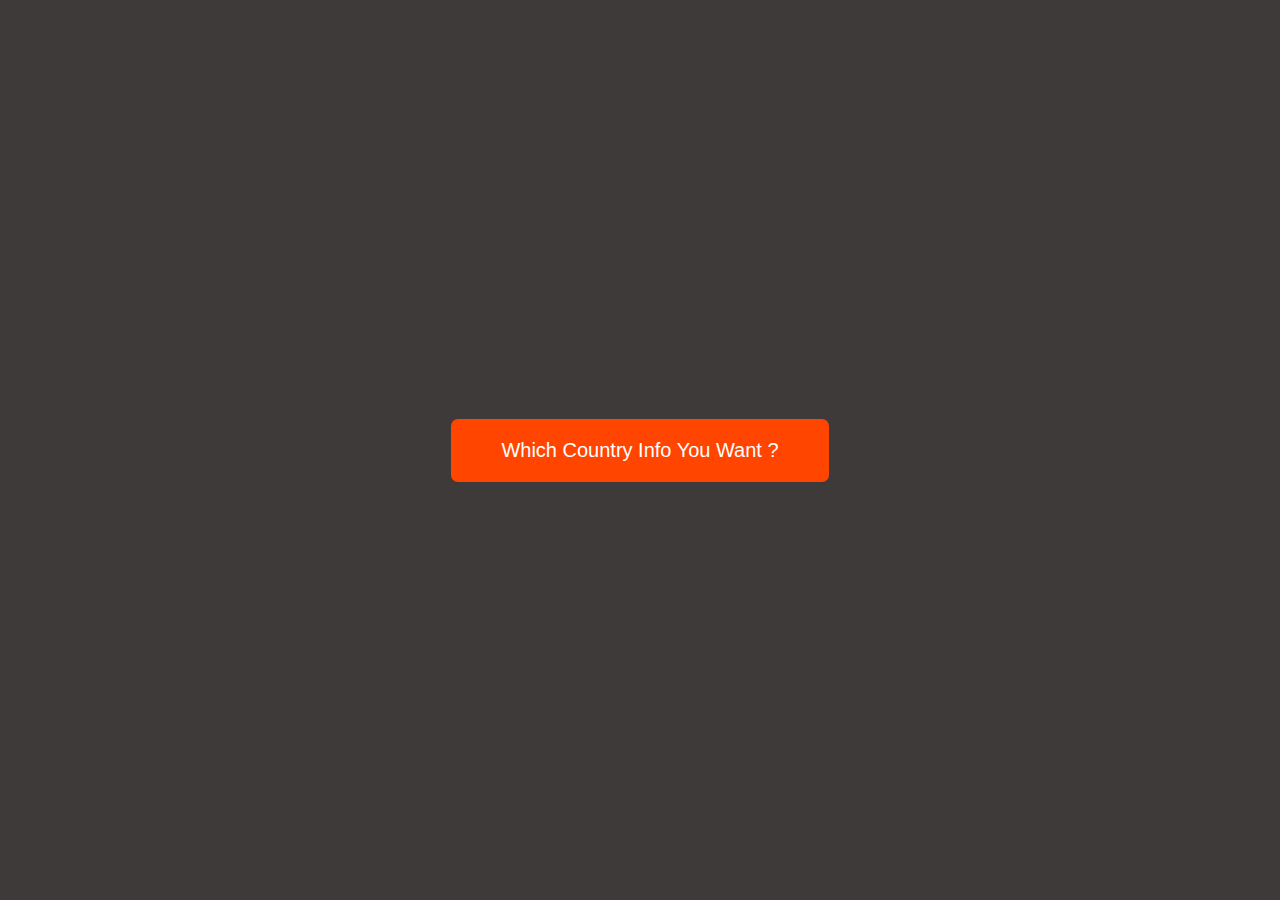
<file: 9_Async_Practice/index.html>
<!DOCTYPE html>
<html lang="en">
  <head>
    <meta charset="UTF-8" />
    <meta name="viewport" content="width=device-width, initial-scale=1.0" />
    <meta http-equiv="X-UA-Compatible" content="ie=edge" />
    <link rel="stylesheet" href="style.css" />
    <link rel="icon" type="image/jpg" href="./img/img-1.jpg" />
    <script defer src="script.js" type="module"></script>
    <title>Asynchronous JavaScript</title>
  </head>
  <body>
    <main class="container">
      <div class="countries">
        <!--
        <article class="country">
          <img class="country__img" src="" />
          <div class="country__data">
            <h3 class="country__name">COUNTRY</h3>
            <h4 class="country__region">REGION</h4>
            <p class="country__row"><span>👫</span>POP people</p>
            <p class="country__row"><span>🗣️</span>LANG</p>
            <p class="country__row"><span>💰</span>CUR</p>
          </div>
        </article>
        -->
      </div>
      <button class="btn-country">Which Country Info You Want ?</button>
      <div class="images"></div>
    </main>
  </body>
</html>
</file>
<file: 1_Personal_Webpage/style.css>
* {
    margin: 0;
    padding: 0;
    font-family: sans-serif;
    box-sizing: border-box;
}
</file>
<file: 3_Retro_GuessMyName/style.css>
@import url('https://fonts.googleapis.com/css?family=Press+Start+2P&display=swap');

* {
  margin: 0;
  padding: 0;
  box-sizing: inherit;
}

html {
  font-size: 62.5%;
  box-sizing: border-box;
}

body {
  font-family: 'Press Start 2P', sans-serif;
  color: #eee;
  background-color: #222;
  /* background-color: #60b347; */
}

/* LAYOUT */
header {
  position: relative;
  height: 35vh;
  border-bottom: 7px solid #eee;
}

main {
  height: 65vh;
  color: #eee;
  display: flex;
  align-items: center;
  justify-content: space-around;
}

.left {
  width: 52rem;
  display: flex;
  flex-direction: column;
  align-items: center;
}

.right {
  width: 52rem;
  font-size: 2rem;
}

/* ELEMENTS STYLE */
h1 {
  font-size: 4rem;
  text-align: center;
  position: absolute;
  width: 100%;
  top: 52%;
  left: 50%;
  transform: translate(-50%, -50%);
}

.number {
  background: #eee;
  color: #333;
  font-size: 6rem;
  width: 15rem;
  padding: 3rem 0rem;
  text-align: center;
  position: absolute;
  bottom: 0;
  left: 50%;
  transform: translate(-50%, 50%);
}

.between {
  font-size: 1.4rem;
  position: absolute;
  top: 2rem;
  right: 2rem;
}

.again {
  position: absolute;
  top: 2rem;
  left: 2rem;
}

.guess {
  background: none;
  border: 4px solid #eee;
  font-family: inherit;
  color: inherit;
  font-size: 5rem;
  padding: 2.5rem;
  width: 25rem;
  text-align: center;
  display: block;
  margin-bottom: 3rem;
}

.btn {
  border: none;
  background-color: #eee;
  color: #222;
  font-size: 2rem;
  font-family: inherit;
  padding: 2rem 3rem;
  cursor: pointer;
}

.btn:hover {
  background-color: #ccc;
}

.message {
  margin-bottom: 8rem;
  height: 3rem;
}

.label-score {
  margin-bottom: 2rem;
}
</file>
<file: 4_Modal_Window/style.css>
* {
  margin: 0;
  padding: 0;
  box-sizing: inherit;
}

html {
  font-size: 62.5%;
  box-sizing: border-box;
}

body {
  font-family: sans-serif;
  color: #333;
  line-height: 1.5;
  height: 100vh;
  position: relative;
  display: flex;
  align-items: flex-start;
  justify-content: center;
  background: linear-gradient(to top left, #28b487, #7dd56f);
}

.show-modal {
  font-size: 2rem;
  font-weight: 600;
  padding: 1.75rem 3.5rem;
  margin: 5rem 2rem;
  border: none;
  background-color: #fff;
  color: #444;
  border-radius: 10rem;
  cursor: pointer;
}

.close-modal {
  position: absolute;
  top: 1.2rem;
  right: 2rem;
  font-size: 5rem;
  color: #333;
  cursor: pointer;
  border: none;
  background: none;
}

h1 {
  font-size: 2.5rem;
  margin-bottom: 2rem;
}

p {
  font-size: 1.8rem;
}

/* -------------------------- */
/* CLASSES TO MAKE MODAL WORK */
.hidden {
  display: none;
}

.modal {
  position: absolute;
  top: 50%;
  left: 50%;
  transform: translate(-50%, -50%);
  width: 70%;

  background-color: white;
  padding: 6rem;
  border-radius: 5px;
  box-shadow: 0 3rem 5rem rgba(0, 0, 0, 0.3);
  z-index: 10;
}

.overlay {
  position: absolute;
  top: 0;
  left: 0;
  width: 100%;
  height: 100%;
  background-color: rgba(0, 0, 0, 0.6);
  backdrop-filter: blur(3px);
  z-index: 5;
}
/* -------------------------- */
</file>
<file: 5_Pig_Game/style.css>
@import url('https://fonts.googleapis.com/css2?family=Nunito&display=swap');

* {
  margin: 0;
  padding: 0;
  box-sizing: inherit;
}

html {
  font-size: 62.5%;
  box-sizing: border-box;
}

body {
  font-family: 'Nunito', sans-serif;
  font-weight: 400;
  height: 100vh;
  color: #333;
  background-image: linear-gradient(to top left, #753682 0%, #bf2e34 100%);
  display: flex;
  align-items: center;
  justify-content: center;
}

/* LAYOUT */
main {
  position: relative;
  width: 100rem;
  height: 60rem;
  background-color: rgba(255, 255, 255, 0.35);
  backdrop-filter: blur(200px);
  filter: blur();
  box-shadow: 0 3rem 5rem rgba(0, 0, 0, 0.25);
  border-radius: 9px;
  overflow: hidden;
  display: flex;
}

.player {
  flex: 50%;
  padding: 9rem;
  display: flex;
  flex-direction: column;
  align-items: center;
  transition: all 0.75s;
}

/* ELEMENTS */
.name {
  position: relative;
  font-size: 4rem;
  text-transform: uppercase;
  letter-spacing: 1px;
  word-spacing: 2px;
  font-weight: 300;
  margin-bottom: 1rem;
}

.score {
  font-size: 8rem;
  font-weight: 300;
  color: #c7365f;
  margin-bottom: auto;
}

.player--active {
  background-color: rgba(255, 255, 255, 0.4);
}
.player--active .name {
  font-weight: 700;
}
.player--active .score {
  font-weight: 400;
}

.player--active .current {
  opacity: 1;
}

.current {
  background-color: #c7365f;
  opacity: 0.8;
  border-radius: 9px;
  color: #fff;
  width: 65%;
  padding: 2rem;
  text-align: center;
  transition: all 0.75s;
}

.current-label {
  text-transform: uppercase;
  margin-bottom: 1rem;
  font-size: 1.7rem;
  color: #ddd;
}

.current-score {
  font-size: 3.5rem;
}

/* ABSOLUTE POSITIONED ELEMENTS */
.btn {
  position: absolute;
  left: 50%;
  transform: translateX(-50%);
  color: #444;
  background: none;
  border: none;
  font-family: inherit;
  font-size: 1.8rem;
  text-transform: uppercase;
  cursor: pointer;
  font-weight: 400;
  transition: all 0.2s;

  background-color: white;
  background-color: rgba(255, 255, 255, 0.6);
  backdrop-filter: blur(10px);

  padding: 0.7rem 2.5rem;
  border-radius: 50rem;
  box-shadow: 0 1.75rem 3.5rem rgba(0, 0, 0, 0.1);
}

.btn::first-letter {
  font-size: 2.4rem;
  display: inline-block;
  margin-right: 0.7rem;
}

.btn--new {
  top: 4rem;
}
.btn--roll {
  top: 39.3rem;
}
.btn--hold {
  top: 46.1rem;
}

.btn:active {
  transform: translate(-50%, 3px);
  box-shadow: 0 1rem 2rem rgba(0, 0, 0, 0.15);
}

.btn:focus {
  outline: none;
}

.dice {
  position: absolute;
  left: 50%;
  top: 16.5rem;
  transform: translateX(-50%);
  height: 10rem;
  box-shadow: 0 2rem 5rem rgba(0, 0, 0, 0.2);
}

.player--winner {
  background-color: #2f2f2f;
}

.player--winner .name {
  font-weight: 700;
  color: #c7365f;
}

/* =========================
   RESPONSIVE DESIGN
   ========================= */

/* Large tablets & small laptops */
@media (max-width: 1024px) {
  main {
    width: 90rem;
    height: 55rem;
  }

  .player {
    padding: 6rem;
  }

  .name {
    font-size: 3.2rem;
  }

  .score {
    font-size: 6.5rem;
  }

  .current {
    width: 75%;
  }
}

/* Tablets */
@media (max-width: 768px) {
  body {
    padding: 2rem;
  }

  main {
    width: 100%;
    height: auto;
    flex-direction: column;
  }

  .player {
    flex: 1;
    padding: 4rem 2rem;
  }

  .score {
    margin-bottom: 2rem;
  }

  /* reposition absolute elements */
  .btn--new {
    top: 2rem;
  }

  .dice {
    top: 50%;
    transform: translate(-50%, -50%);
  }

  .btn--roll {
    top: auto;
    bottom: 9rem;
  }

  .btn--hold {
    top: auto;
    bottom: 3rem;
  }
}

/* Large mobiles */
@media (max-width: 480px) {
  html {
    font-size: 56.25%;
  }

  .name {
    font-size: 2.6rem;
  }

  .score {
    font-size: 5rem;
  }

  .current {
    width: 90%;
    padding: 1.5rem;
  }

  .current-score {
    font-size: 3rem;
  }

  .btn {
    font-size: 1.5rem;
    padding: 0.6rem 2rem;
  }

  .dice {
    height: 8rem;
  }
}

/* Small mobiles */
@media (max-width: 360px) {
  html {
    font-size: 52%;
  }

  .player {
    padding: 3rem 1.5rem;
  }

  .name {
    font-size: 2.2rem;
  }

  .score {
    font-size: 4.5rem;
  }
}
</file>
<file: 6_Array_Bankist/style.css>
/*
 * Use this CSS to learn some intersting techniques,
 * in case you're wondering how I built the UI.
 * Have fun! 😁
 */

* {
  margin: 0;
  padding: 0;
  box-sizing: inherit;
}

html {
  font-size: 62.5%;
  box-sizing: border-box;
}

body {
  font-family: "Poppins", sans-serif;
  color: #444;
  background-color: #f3f3f3;
  height: 100vh;
  padding: 2rem;
}

nav {
  display: flex;
  justify-content: space-between;
  align-items: center;
  padding: 0 2rem;
}

.welcome {
  font-size: 1.9rem;
  font-weight: 500;
}

.logo {
  height: 5.25rem;
}

.login {
  display: flex;
}

.login__input {
  border: none;
  padding: 0.5rem 2rem;
  font-size: 1.6rem;
  font-family: inherit;
  text-align: center;
  width: 12rem;
  border-radius: 10rem;
  margin-right: 1rem;
  color: inherit;
  border: 1px solid #fff;
  transition: all 0.3s;
}

.login__input:focus {
  outline: none;
  border: 1px solid #ccc;
}

.login__input::placeholder {
  color: #bbb;
}

.login__btn {
  border: none;
  background: none;
  font-size: 2.2rem;
  color: inherit;
  cursor: pointer;
  transition: all 0.3s;
}

.login__btn:hover,
.login__btn:focus,
.btn--sort:hover,
.btn--sort:focus {
  outline: none;
  color: #777;
}

/* MAIN */
.app {
  position: relative;
  max-width: 100rem;
  margin: 4rem auto;
  display: grid;
  grid-template-columns: 4fr 3fr;
  grid-template-rows: auto repeat(3, 15rem) auto;
  gap: 2rem;

  /* NOTE This creates the fade in/out anumation */
  /* opacity: 0; */
  transition: all 1s;
}

.balance {
  grid-column: 1 / span 2;
  display: flex;
  align-items: flex-end;
  justify-content: space-between;
  margin-bottom: 2rem;
}

.balance__label {
  font-size: 2.2rem;
  font-weight: 500;
  margin-bottom: -0.2rem;
}

.balance__date {
  font-size: 1.4rem;
  color: #888;
}

.balance__value {
  font-size: 4.5rem;
  font-weight: 400;
}

/* MOVEMENTS */
.movements {
  grid-row: 2 / span 3;
  background-color: #fff;
  border-radius: 1rem;
  overflow: scroll;
}

.movements__row {
  padding: 2.25rem 4rem;
  display: flex;
  align-items: center;
  border-bottom: 1px solid #eee;
}

.movements__type {
  font-size: 1.1rem;
  text-transform: uppercase;
  font-weight: 500;
  color: #fff;
  padding: 0.1rem 1rem;
  border-radius: 10rem;
  margin-right: 2rem;
}

.movements__date {
  font-size: 1.1rem;
  text-transform: uppercase;
  font-weight: 500;
  color: #666;
}

.movements__type--deposit {
  background-image: linear-gradient(to top left, #39b385, #9be15d);
}

.movements__type--withdrawal {
  background-image: linear-gradient(to top left, #e52a5a, #ff585f);
}

.movements__value {
  font-size: 1.7rem;
  margin-left: auto;
}

/* SUMMARY */
.summary {
  grid-row: 5 / 6;
  display: flex;
  align-items: baseline;
  padding: 0 0.3rem;
  margin-top: 1rem;
}

.summary__label {
  font-size: 1.2rem;
  font-weight: 500;
  text-transform: uppercase;
  margin-right: 0.8rem;
}

.summary__value {
  font-size: 2.2rem;
  margin-right: 2.5rem;
}

.summary__value--in,
.summary__value--interest {
  color: #66c873;
}

.summary__value--out {
  color: #f5465d;
}

.btn--sort {
  margin-left: auto;
  border: none;
  background: none;
  font-size: 1.3rem;
  font-weight: 500;
  cursor: pointer;
}

/* OPERATIONS */
.operation {
  border-radius: 1rem;
  padding: 3rem 4rem;
  color: #333;
}

.operation--transfer {
  background-image: linear-gradient(to top left, #ffb003, #ffcb03);
}

.operation--loan {
  background-image: linear-gradient(to top left, #39b385, #9be15d);
}

.operation--close {
  background-image: linear-gradient(to top left, #e52a5a, #ff585f);
}

h2 {
  margin-bottom: 1.5rem;
  font-size: 1.7rem;
  font-weight: 600;
  color: #333;
}

.form {
  display: grid;
  grid-template-columns: 2.5fr 2.5fr 1fr;
  grid-template-rows: auto auto;
  gap: 0.4rem 1rem;
}

/* Exceptions for interst */
.form.form--loan {
  grid-template-columns: 2.5fr 1fr 2.5fr;
}
.form__label--loan {
  grid-row: 2;
}
/* End exceptions */

.form__input {
  width: 100%;
  border: none;
  background-color: rgba(255, 255, 255, 0.4);
  font-family: inherit;
  font-size: 1.5rem;
  text-align: center;
  color: #333;
  padding: 0.3rem 1rem;
  border-radius: 0.7rem;
  transition: all 0.3s;
}

.form__input:focus {
  outline: none;
  background-color: rgba(255, 255, 255, 0.6);
}

.form__label {
  font-size: 1.3rem;
  text-align: center;
}

.form__btn {
  border: none;
  border-radius: 0.7rem;
  font-size: 1.8rem;
  background-color: #fff;
  cursor: pointer;
  transition: all 0.3s;
}

.form__btn:focus {
  outline: none;
  background-color: rgba(255, 255, 255, 0.8);
}

.logout-timer {
  padding: 0 0.3rem;
  margin-top: 1.9rem;
  text-align: right;
  font-size: 1.25rem;
}

.timer {
  font-weight: 600;
}
</file>
<file: 7_Bankist_Project/style.css>
/* The page is NOT responsive. You can implement responsiveness yourself if you wanna have some fun 😃 */

:root {
  --color-primary: #5ec576;
  --color-secondary: #ffcb03;
  --color-tertiary: #ff585f;
  --color-primary-darker: #4bbb7d;
  --color-secondary-darker: #ffbb00;
  --color-tertiary-darker: #fd424b;
  --color-primary-opacity: #5ec5763a;
  --color-secondary-opacity: #ffcd0331;
  --color-tertiary-opacity: #ff58602d;
  --gradient-primary: linear-gradient(to top left, #39b385, #9be15d);
  --gradient-secondary: linear-gradient(to top left, #ffb003, #ffcb03);
}

* {
  margin: 0;
  padding: 0;
  box-sizing: inherit;
}

html {
  font-size: 62.5%;
  box-sizing: border-box;
}

body {
  font-family: 'Poppins', sans-serif;
  font-weight: 300;
  color: #444;
  line-height: 1.9;
  background-color: #f3f3f3;
}

/* GENERAL ELEMENTS */
.section {
  padding: 15rem 3rem;
  border-top: 1px solid #ddd;

  transition: transform 1s, opacity 1s;
}

.section--hidden {
  opacity: 0;
  transform: translateY(8rem);
}

.section__title {
  max-width: 80rem;
  margin: 0 auto 8rem auto;
}

.section__description {
  font-size: 1.8rem;
  font-weight: 600;
  text-transform: uppercase;
  color: var(--color-primary);
  margin-bottom: 1rem;
}

.section__header {
  font-size: 4rem;
  line-height: 1.3;
  font-weight: 500;
}

.btn {
  display: inline-block;
  background-color: var(--color-primary);
  font-size: 1.6rem;
  font-family: inherit;
  font-weight: 500;
  border: none;
  padding: 1.25rem 4.5rem;
  border-radius: 10rem;
  cursor: pointer;
  transition: all 0.3s;
}

.btn:hover {
  background-color: var(--color-primary-darker);
}

.btn--text {
  display: inline-block;
  background: none;
  font-size: 1.7rem;
  font-family: inherit;
  font-weight: 500;
  color: var(--color-primary);
  border: none;
  border-bottom: 1px solid currentColor;
  padding-bottom: 2px;
  cursor: pointer;
  transition: all 0.3s;
}

p {
  color: #666;
}

/* This is BAD for accessibility! Don't do in the real world! */
button:focus {
  outline: none;
}

img {
  transition: filter 0.5s;
}

.lazy-img {
  filter: blur(20px);
}

/* NAVIGATION */
.nav {
  display: flex;
  justify-content: space-between;
  align-items: center;
  height: 9rem;
  width: 100%;
  padding: 0 6rem;
  z-index: 100;
}

/* nav and stickly class at the same time */
.nav.sticky {
  position: fixed;
  background-color: rgba(255, 255, 255, 0.95);
}

.nav__logo {
  height: 4.5rem;
  transition: all 0.3s;
}

.nav__links {
  display: flex;
  align-items: center;
  list-style: none;
}

.nav__item {
  margin-left: 4rem;
}

.nav__link:link,
.nav__link:visited {
  font-size: 1.7rem;
  font-weight: 400;
  color: inherit;
  text-decoration: none;
  display: block;
  transition: all 0.3s;
}

.nav__link--btn:link,
.nav__link--btn:visited {
  padding: 0.8rem 2.5rem;
  border-radius: 3rem;
  background-color: var(--color-primary);
  color: #222;
}

.nav__link--btn:hover,
.nav__link--btn:active {
  color: inherit;
  background-color: var(--color-primary-darker);
  color: #333;
}

/* HEADER */
.header {
  padding: 0 3rem;
  height: 100vh;
  display: flex;
  flex-direction: column;
  align-items: center;
}

.header__title {
  flex: 1;

  max-width: 115rem;
  display: grid;
  grid-template-columns: 3fr 2fr;
  row-gap: 3rem;
  align-content: center;
  justify-content: center;

  align-items: start;
  justify-items: start;
}

h1 {
  font-size: 5.5rem;
  line-height: 1.35;
}

h4 {
  font-size: 2.4rem;
  font-weight: 500;
}

.header__img {
  width: 100%;
  grid-column: 2 / 3;
  grid-row: 1 / span 4;
  transform: translateY(-6rem);
}

.highlight {
  position: relative;
}

.highlight::after {
  display: block;
  content: '';
  position: absolute;
  bottom: 0;
  left: 0;
  height: 100%;
  width: 100%;
  z-index: -1;
  opacity: 0.7;
  transform: scale(1.07, 1.05) skewX(-15deg);
  background-image: var(--gradient-primary);
}

/* FEATURES */
.features {
  display: grid;
  grid-template-columns: 1fr 1fr;
  gap: 4rem;
  margin: 0 12rem;
}

.features__img {
  width: 100%;
}

.features__feature {
  align-self: center;
  justify-self: center;
  width: 70%;
  font-size: 1.5rem;
}

.features__icon {
  display: flex;
  align-items: center;
  justify-content: center;
  background-color: var(--color-primary-opacity);
  height: 5.5rem;
  width: 5.5rem;
  border-radius: 50%;
  margin-bottom: 2rem;
}

.features__icon svg {
  height: 2.5rem;
  width: 2.5rem;
  fill: var(--color-primary);
}

.features__header {
  font-size: 2rem;
  margin-bottom: 1rem;
}

/* OPERATIONS */
.operations {
  max-width: 100rem;
  margin: 12rem auto 0 auto;

  background-color: #fff;
}

.operations__tab-container {
  display: flex;
  justify-content: center;
}

.operations__tab {
  margin-right: 2.5rem;
  transform: translateY(-50%);
}

.operations__tab span {
  margin-right: 1rem;
  font-weight: 600;
  display: inline-block;
}

.operations__tab--1 {
  background-color: var(--color-secondary);
}

.operations__tab--1:hover {
  background-color: var(--color-secondary-darker);
}

.operations__tab--3 {
  background-color: var(--color-tertiary);
  margin: 0;
}

.operations__tab--3:hover {
  background-color: var(--color-tertiary-darker);
}

.operations__tab--active {
  transform: translateY(-66%);
}

.operations__content {
  display: none;

  /* JUST PRESENTATIONAL */
  font-size: 1.7rem;
  padding: 2.5rem 7rem 6.5rem 7rem;
}

.operations__content--active {
  display: grid;
  grid-template-columns: 7rem 1fr;
  column-gap: 3rem;
  row-gap: 0.5rem;
}

.operations__header {
  font-size: 2.25rem;
  font-weight: 500;
  align-self: center;
}

.operations__icon {
  display: flex;
  align-items: center;
  justify-content: center;
  height: 7rem;
  width: 7rem;
  border-radius: 50%;
}

.operations__icon svg {
  height: 2.75rem;
  width: 2.75rem;
}

.operations__content p {
  grid-column: 2;
}

.operations__icon--1 {
  background-color: var(--color-secondary-opacity);
}
.operations__icon--2 {
  background-color: var(--color-primary-opacity);
}
.operations__icon--3 {
  background-color: var(--color-tertiary-opacity);
}
.operations__icon--1 svg {
  fill: var(--color-secondary-darker);
}
.operations__icon--2 svg {
  fill: var(--color-primary);
}
.operations__icon--3 svg {
  fill: var(--color-tertiary);
}

/* SLIDER */
.slider {
  max-width: 100rem;
  height: 50rem;
  margin: 0 auto;
  position: relative;

  /* IN THE END */
  overflow: hidden;
}

.slide {
  position: absolute;
  top: 0;
  width: 100%;
  height: 50rem;

  display: flex;
  align-items: center;
  justify-content: center;

  /* THIS creates the animation! */
  transition: transform 1s;
}

.slide > img {
  /* Only for images that have different size than slide */
  width: 100%;
  height: 100%;
  object-fit: cover;
}

.slider__btn {
  position: absolute;
  top: 50%;
  z-index: 10;

  border: none;
  background: rgba(255, 255, 255, 0.7);
  font-family: inherit;
  color: #333;
  border-radius: 50%;
  height: 5.5rem;
  width: 5.5rem;
  font-size: 3.25rem;
  cursor: pointer;
}

.slider__btn--left {
  left: 6%;
  transform: translate(-50%, -50%);
}

.slider__btn--right {
  right: 6%;
  transform: translate(50%, -50%);
}

.dots {
  position: absolute;
  bottom: 5%;
  left: 50%;
  transform: translateX(-50%);
  display: flex;
}

.dots__dot {
  border: none;
  background-color: #b9b9b9;
  opacity: 0.7;
  height: 1rem;
  width: 1rem;
  border-radius: 50%;
  margin-right: 1.75rem;
  cursor: pointer;
  transition: all 0.5s;

  /* Only necessary when overlying images */
  /* box-shadow: 0 0.6rem 1.5rem rgba(0, 0, 0, 0.7); */
}

.dots__dot:last-child {
  margin: 0;
}

.dots__dot--active {
  /* background-color: #fff; */
  background-color: #888;
  opacity: 1;
}

/* TESTIMONIALS */
.testimonial {
  width: 65%;
  position: relative;
}

.testimonial::before {
  content: '\201C';
  position: absolute;
  top: -5.7rem;
  left: -6.8rem;
  line-height: 1;
  font-size: 20rem;
  font-family: inherit;
  color: var(--color-primary);
  z-index: -1;
}

.testimonial__header {
  font-size: 2.25rem;
  font-weight: 500;
  margin-bottom: 1.5rem;
}

.testimonial__text {
  font-size: 1.7rem;
  margin-bottom: 3.5rem;
  color: #666;
}

.testimonial__author {
  margin-left: 3rem;
  font-style: normal;

  display: grid;
  grid-template-columns: 6.5rem 1fr;
  column-gap: 2rem;
}

.testimonial__photo {
  grid-row: 1 / span 2;
  width: 6.5rem;
  border-radius: 50%;
}

.testimonial__name {
  font-size: 1.7rem;
  font-weight: 500;
  align-self: end;
  margin: 0;
}

.testimonial__location {
  font-size: 1.5rem;
}

.section__title--testimonials {
  margin-bottom: 4rem;
}

/* SIGNUP */
.section--sign-up {
  background-color: #37383d;
  border-top: none;
  border-bottom: 1px solid #444;
  text-align: center;
  padding: 10rem 3rem;
}

.section--sign-up .section__header {
  color: #fff;
  text-align: center;
}

.section--sign-up .section__title {
  margin-bottom: 6rem;
}

.section--sign-up .btn {
  font-size: 1.9rem;
  padding: 2rem 5rem;
}

/* FOOTER */
.footer {
  padding: 10rem 3rem;
  background-color: #37383d;
}

.footer__nav {
  list-style: none;
  display: flex;
  justify-content: center;
  margin-bottom: 5rem;
}

.footer__item {
  margin-right: 4rem;
}

.footer__link {
  font-size: 1.6rem;
  color: #eee;
  text-decoration: none;
}

.footer__logo {
  height: 5rem;
  display: block;
  margin: 0 auto;
  margin-bottom: 5rem;
}

.footer__copyright {
  font-size: 1.4rem;
  color: #aaa;
  text-align: center;
}

.footer__copyright .footer__link {
  font-size: 1.4rem;
}

/* MODAL WINDOW */
.modal {
  position: fixed;
  top: 50%;
  left: 50%;
  transform: translate(-50%, -50%);
  max-width: 60rem;
  background-color: #f3f3f3;
  padding: 5rem 6rem;
  box-shadow: 0 4rem 6rem rgba(0, 0, 0, 0.3);
  z-index: 1000;
  transition: all 0.5s;
}

.overlay {
  position: fixed;
  top: 0;
  left: 0;
  width: 100%;
  height: 100%;
  background-color: rgba(0, 0, 0, 0.5);
  backdrop-filter: blur(4px);
  z-index: 100;
  transition: all 0.5s;
}

.modal__header {
  font-size: 3.25rem;
  margin-bottom: 4.5rem;
  line-height: 1.5;
}

.modal__form {
  margin: 0 3rem;
  display: grid;
  grid-template-columns: 1fr 2fr;
  align-items: center;
  gap: 2.5rem;
}

.modal__form label {
  font-size: 1.7rem;
  font-weight: 500;
}

.modal__form input {
  font-size: 1.7rem;
  padding: 1rem 1.5rem;
  border: 1px solid #ddd;
  border-radius: 0.5rem;
}

.modal__form button {
  grid-column: 1 / span 2;
  justify-self: center;
  margin-top: 1rem;
}

.btn--close-modal {
  font-family: inherit;
  color: inherit;
  position: absolute;
  top: 0.5rem;
  right: 2rem;
  font-size: 4rem;
  cursor: pointer;
  border: none;
  background: none;
}

.hidden {
  visibility: hidden;
  opacity: 0;
}

/* COOKIE MESSAGE */
.cookie-message {
  display: flex;
  align-items: center;
  justify-content: space-evenly;
  width: 100%;
  background-color: white;
  color: #bbb;
  font-size: 1.5rem;
  font-weight: 400;
}
</file>
<file: 9_Async_Practice/style.css>
* {
  margin: 0;
  padding: 0;
  box-sizing: inherit;
}

html {
  font-size: 62.5%;
  box-sizing: border-box;
}

body {
  font-family: system-ui;
  color: #555;
  background-color: #3f3a3a;
  min-height: 100vh;

  display: flex;
  align-items: center;
  justify-content: center;
}

.container {
  display: flex;
  flex-flow: column;
  align-items: center;
}

.countries {
  /* margin-bottom: 8rem; */
  display: flex;

  font-size: 2rem;
  opacity: 0;
  transition: opacity 1s;
}

.country {
  background-color: #fff;
  box-shadow: 0 2rem 5rem 1rem rgba(0, 0, 0, 0.1);
  font-size: 1.8rem;
  width: 30rem;
  border-radius: 0.7rem;
  margin: 0 3rem;
  /* overflow: hidden; */
}

.neighbour::before {
  content: 'Neighbour country';
  width: 100%;
  position: absolute;
  top: -4rem;

  text-align: center;
  font-size: 1.8rem;
  font-weight: 600;
  text-transform: uppercase;
  color: #888;
}

.neighbour {
  transform: scale(0.8) translateY(1rem);
  margin-left: 0;
}

.country__img {
  width: 30rem;
  height: 17rem;
  object-fit: cover;
  background-color: #eee;
  border-top-left-radius: 0.7rem;
  border-top-right-radius: 0.7rem;
}

.country__data {
  padding: 2.5rem 3.75rem 3rem 3.75rem;
}

.country__name {
  font-size: 2.7rem;
  margin-bottom: 0.7rem;
}

.country__region {
  font-size: 1.4rem;
  margin-bottom: 2.5rem;
  text-transform: uppercase;
  color: #888;
}

.country__row:not(:last-child) {
  margin-bottom: 1rem;
}

.country__row span {
  display: inline-block;
  margin-right: 2rem;
  font-size: 2.4rem;
}

.btn-country {
  border: none;
  font-size: 2rem;
  padding: 2rem 5rem;
  border-radius: 0.7rem;
  color: white;
  background-color: orangered;
  cursor: pointer;
}

.images {
  display: flex;
}

.images img {
  display: block;
  width: 80rem;
  margin: 4rem;
}

.images img.parallel {
  width: 40rem;
  margin: 2rem;
  border: 3rem solid white;
  box-shadow: 0 2rem 5rem 1rem rgba(0, 0, 0, 0.1);
}
</file>
